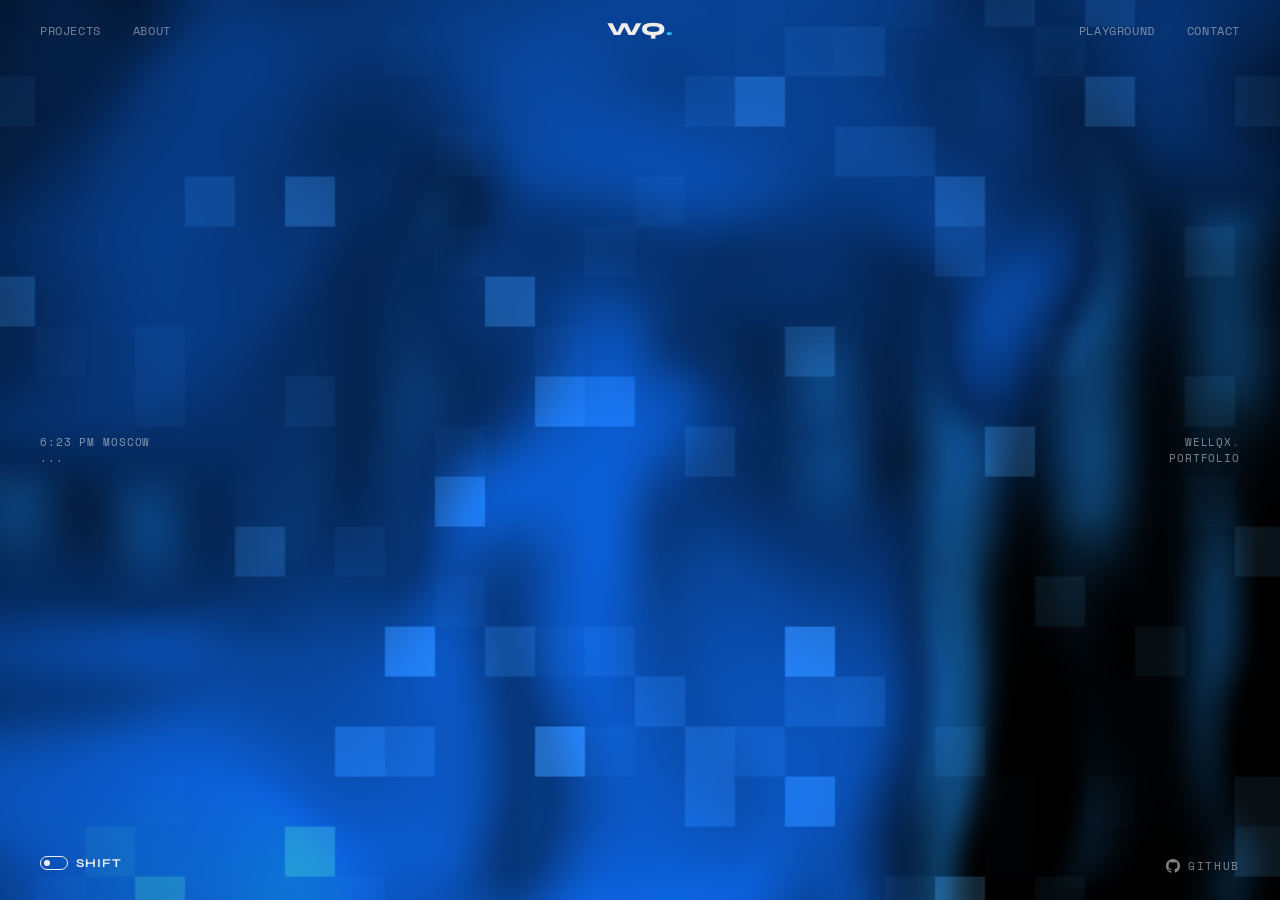
<file: index.html>
<!DOCTYPE html>
<html lang="en" data-theme="dark">
<head>
  <meta charset="UTF-8">
  <meta name="viewport" content="width=device-width, initial-scale=1">
  <title>wellqx — Creative Developer / Interactive Design</title>
  <meta name="description" content="wellqx — Creative Developer / Interactive Design. Minecraft mods, web apps and interactive experiments.">
  <meta property="og:title" content="wellqx">
  <meta property="og:description" content="wellqx — Creative Developer / Interactive Design">
  <meta property="og:type" content="website">
  <link rel="icon" type="image/svg+xml" href="/assets/img/favicon.svg">
  <link rel="preconnect" href="https://fonts.googleapis.com">
  <link rel="preconnect" href="https://fonts.gstatic.com" crossorigin>
  <link href="https://fonts.googleapis.com/css2?family=Syne:wght@400;600;700;800&family=Space+Mono:ital,wght@0,400;0,700;1,400&family=Anton&display=swap" rel="stylesheet">
  <link rel="stylesheet" href="/assets/css/style.css">
</head>
<body data-page="top">
  <div id="webgl" aria-hidden="true"></div>
  <div id="lights" aria-hidden="true"></div>

  <header class="l-header">
    <div class="l-header__inner">
      <nav class="l-header__nav l-header__nav--left" aria-label="Primary">
        <div class="item">
          <a href="/projects/" class="item__link">PROJECTS</a>
        </div>
        <div class="item">
          <a href="/about/" class="item__link">ABOUT</a>
        </div>
      </nav>

      <div class="l-header__logo">
        <a class="logo" href="/" aria-label="Home">
          <span class="logo__mark">wq<span class="dot">.</span></span>
        </a>
      </div>

      <nav class="l-header__nav l-header__nav--right" aria-label="Secondary">
        <div class="item">
          <a href="/playground/" class="item__link">PLAYGROUND</a>
        </div>
        <div class="item has-dropdown">
          <button class="item__link contact" type="button" aria-expanded="false" aria-label="Contact">CONTACT</button>
          <div class="innerLink">
            <div class="innerlink__item">
              <a href="https://github.com/wellqx" target="_blank" rel="noopener">GITHUB</a>
            </div>
          </div>
        </div>
      </nav>

      <div class="l-header__menu-sp">
        <div class="item has-dropdown">
          <button class="item__link menu" type="button" aria-expanded="false" aria-label="Menu">MENU</button>
          <div class="innerLink innerLink--menu">
            <div class="innerlink__item"><a href="/projects/">PROJECTS</a></div>
            <div class="innerlink__item"><a href="/about/">ABOUT</a></div>
            <div class="innerlink__item"><a href="/playground/">PLAYGROUND</a></div>
          </div>
        </div>
      </div>
    </div>
  </header>

  <div class="c-tempo">
    <p class="c-tempo__text">
      <span id="js-tempo-time" data-city="MOSCOW">—</span><br>
      <span>...</span>
    </p>
  </div>

  <div class="c-heading">
    <p class="c-heading__text">
      <span class="c-heading__line">wellqx<span class="cam">.</span></span>
      <span class="c-heading__line">portfolio</span>
    </p>
  </div>

  <div id="nyan-loader" aria-hidden="true">MEOW MEOW</div>
  <div id="intro-counter" class="is-empty" aria-hidden="true">
    <span id="intro-counter__num">000</span>
  </div>
  <div id="reaction-hud" aria-hidden="true">
    <p id="reaction-prompt">LIGHTS OUT, PRESS SHIFT!</p>
    <p id="reaction-result">
      <span id="reaction-time"></span>
      <span id="reaction-label"></span>
    </p>
  </div>

  <main class="l-main">
    <div class="l-main__inner">
      <div class="c-title">
        <div class="c-title__inner">
          <h1 class="c-title__name" id="js-hero-name">wellqx<span class="accent">.</span></h1>
          <p class="c-title__sub" id="js-hero-sub">Creative Developer / Interactive Design</p>
        </div>
      </div>
    </div>
  </main>

  <footer class="l-footer">
    <div class="l-inner">
      <div class="switcher" role="group" aria-label="Lights out" data-lights-idle id="js-lights-btn">
        <button class="switcher__toggle" type="button" aria-label="Toggle lights">
          <span class="switcher__thumb" aria-hidden="true"></span>
        </button>
        <span class="switcher__label">SHIFT</span>
      </div>
      <div class="sns">
        <div class="sns__item">
          <a href="https://github.com/wellqx" target="_blank" rel="noopener">
            <svg viewBox="0 0 16 16" aria-hidden="true" focusable="false">
              <path d="M8 0C3.58 0 0 3.58 0 8c0 3.54 2.29 6.53 5.47 7.59.4.07.55-.17.55-.38 0-.19-.01-.82-.01-1.49-2.01.37-2.53-.49-2.69-.94-.09-.23-.48-.94-.82-1.13-.28-.15-.68-.52-.01-.53.63-.01 1.08.58 1.23.82.72 1.21 1.87.87 2.33.66.07-.52.28-.87.51-1.07-1.78-.2-3.64-.89-3.64-3.95 0-.87.31-1.59.82-2.15-.08-.2-.36-1.02.08-2.12 0 0 .67-.21 2.2.82.64-.18 1.32-.27 2-.27.68 0 1.36.09 2 .27 1.53-1.04 2.2-.82 2.2-.82.44 1.1.16 1.92.08 2.12.51.56.82 1.27.82 2.15 0 3.07-1.87 3.75-3.65 3.95.29.25.54.73.54 1.48 0 1.07-.01 1.93-.01 2.2 0 .21.15.46.55.38A8.01 8.01 0 0 0 16 8c0-4.42-3.58-8-8-8z"/>
            </svg>
            <span>github</span>
          </a>
        </div>
      </div>
    </div>
  </footer>

  <script src="/assets/js/main.js"></script>
  <script src="/assets/js/webgl.js"></script>
  <script src="/assets/js/reaction.js"></script>
  <script src="/assets/js/intro.js"></script>
</body>
</html>
</file>
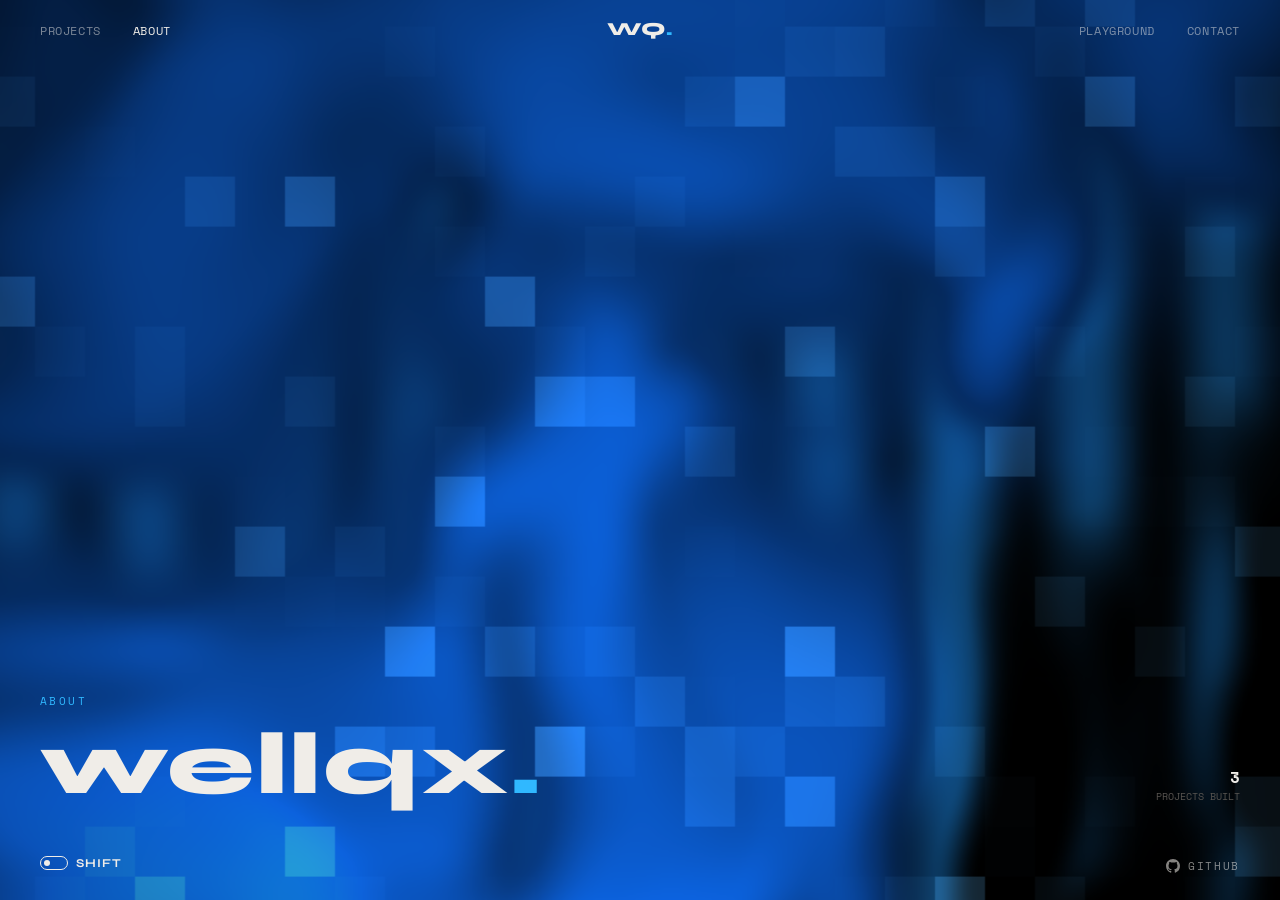
<file: about/index.html>
<!DOCTYPE html>
<html lang="en" data-theme="dark">
<head>
  <meta charset="UTF-8">
  <meta name="viewport" content="width=device-width, initial-scale=1">
  <title>About — wellqx</title>
  <meta name="description" content="About wellqx — developer, vibe coder, maker of Minecraft mods and web apps.">
  <link rel="icon" type="image/svg+xml" href="/assets/img/favicon.svg">
  <link rel="preconnect" href="https://fonts.googleapis.com">
  <link rel="preconnect" href="https://fonts.gstatic.com" crossorigin>
  <link href="https://fonts.googleapis.com/css2?family=Syne:wght@400;600;700;800&family=Space+Mono:ital,wght@0,400;0,700;1,400&family=Anton&display=swap" rel="stylesheet">
  <link rel="stylesheet" href="/assets/css/style.css">
</head>
<body data-page="other">
  <div id="webgl" aria-hidden="true"></div>
  <div id="lights" aria-hidden="true"></div>

  <header class="l-header">
    <div class="l-header__inner">
      <nav class="l-header__nav l-header__nav--left" aria-label="Primary">
        <div class="item"><a href="/projects/" class="item__link">PROJECTS</a></div>
        <div class="item"><a href="/about/" class="item__link is-current">ABOUT</a></div>
      </nav>
      <div class="l-header__logo">
        <a class="logo" href="/" aria-label="Home"><span class="logo__mark">wq<span class="dot">.</span></span></a>
      </div>
      <nav class="l-header__nav l-header__nav--right" aria-label="Secondary">
        <div class="item"><a href="/playground/" class="item__link">PLAYGROUND</a></div>
        <div class="item has-dropdown">
          <button class="item__link contact" type="button" aria-expanded="false" aria-label="Contact">CONTACT</button>
          <div class="innerLink">
            <div class="innerlink__item"><a href="https://github.com/wellqx" target="_blank" rel="noopener">GITHUB</a></div>
          </div>
        </div>
      </nav>
      <div class="l-header__menu-sp">
        <div class="item has-dropdown">
          <button class="item__link menu" type="button" aria-expanded="false" aria-label="Menu">MENU</button>
          <div class="innerLink innerLink--menu">
            <div class="innerlink__item"><a href="/projects/">PROJECTS</a></div>
            <div class="innerlink__item"><a href="/about/">ABOUT</a></div>
            <div class="innerlink__item"><a href="/playground/">PLAYGROUND</a></div>
          </div>
        </div>
      </div>
    </div>
  </header>

  <main class="l-main">
    <div class="l-main__inner">

      <div class="l-about">

        <div class="hero">
          <div class="hero__content">
            <div>
              <p class="hero__tag reveal-live">About</p>
              <h1 class="hero__name-inner reveal-live">wellqx<span class="accent">.</span></h1>
            </div>
            <div class="hero__right">
              <p class="hero__years-num reveal-live">3</p>
              <p class="hero__years-label reveal-live">projects built</p>
            </div>
          </div>
        </div>

        <section class="contentSection contentSection--first">
          <div class="aboutGrid">
            <p class="aboutGrid__en reveal">CODE &amp;<br><strong>VIBE</strong></p>
            <p class="aboutGrid__jp">
              I'm a software developer who takes a rough idea and ships it as a polished product, end to end — from Minecraft mods and web apps to a cash register that boots in a browser tab. I like sharp, purpose-built tools that quietly do their job.<br><br>
              Right now I'm focused on three things — a <a href="/projects/wellnet/">Minecraft mod</a> that keeps heavy modpacks smooth, a <a href="/projects/travel/">hotel booking platform</a>, and a <a href="/projects/pizza-crm/">pizzeria POS</a>. I also enjoy pushing interactive experiments on the <a href="/playground/">playground</a>.<br><br>
              Open to freelance and collaborations. Everything I make is on <a href="https://github.com/wellqx" target="_blank" rel="noopener">GitHub</a>.
            </p>
          </div>
        </section>

        <section class="contentSection contentSection--second">
          <p class="sectionLabel reveal">Projects — 2026</p>

          <div class="currentGrid">
            <a class="currentItem reveal" href="/projects/wellnet/">
              <span class="currentItem__num">01</span>
              <h2 class="currentItem__title">mcm wellnet</h2>
              <span class="currentItem__sub">client-side minecraft mod · keeps heavy modpacks smooth</span>
              <span class="currentItem__arrow">→</span>
            </a>
            <a class="currentItem reveal reveal-delay-1" href="/projects/travel/">
              <span class="currentItem__num">02</span>
              <h2 class="currentItem__title">travel</h2>
              <span class="currentItem__sub">hotel search &amp; booking · php + tailwind</span>
              <span class="currentItem__arrow">→</span>
            </a>
            <a class="currentItem currentItem--accent reveal reveal-delay-2" href="/projects/pizza-crm/">
              <span class="currentItem__num">03</span>
              <h2 class="currentItem__title">pizza crm</h2>
              <span class="currentItem__sub">pizzeria pos · runs in the browser via wasm</span>
              <span class="currentItem__arrow">→</span>
            </a>
            <div class="currentItem reveal reveal-delay-2">
              <span class="currentItem__num">—</span>
              <h2 class="currentItem__title">Let's build the next one</h2>
              <span class="currentItem__sub">open to freelance &amp; collaboration</span>
              <span class="currentItem__arrow">✦</span>
            </div>
          </div>
        </section>

        <div class="about-footer">
          <div class="about-footer__meta reveal">
            <span class="about-footer__meta-label">wellqx</span>
            <span class="about-footer__meta-info">
              <span>available</span>
              <span class="about-footer__avail">● open for work</span>
            </span>
          </div>

          <div class="about-footer__marquee-wrap">
            <div class="about-footer__marquee" aria-hidden="true">
              <div class="about-footer__marquee-track js-marquee-track">
                <span>wellqx<span class="marquee-at">.</span></span>
                <span class="marquee-star">
                  <svg viewBox="0 0 24 24" class="about-footer__star"><path fill="currentColor" d="M12 0l2.6 7.6L22 9.3l-6.1 4.9L17.8 22 12 17.7 6.2 22l1.9-7.8L2 9.3l7.4-1.7z"/></svg>
                </span>
                <span>available for work</span>
                <span class="marquee-star">
                  <svg viewBox="0 0 24 24" class="about-footer__star"><path fill="currentColor" d="M12 0l2.6 7.6L22 9.3l-6.1 4.9L17.8 22 12 17.7 6.2 22l1.9-7.8L2 9.3l7.4-1.7z"/></svg>
                </span>
                <span>vibe coder<span class="marquee-at">.</span></span>
                <span class="marquee-star">
                  <svg viewBox="0 0 24 24" class="about-footer__star"><path fill="currentColor" d="M12 0l2.6 7.6L22 9.3l-6.1 4.9L17.8 22 12 17.7 6.2 22l1.9-7.8L2 9.3l7.4-1.7z"/></svg>
                </span>
              </div>
            </div>
          </div>

          <div class="about-footer__actions">
            <a class="about-footer__github" href="https://github.com/wellqx" target="_blank" rel="noopener">
              <svg viewBox="0 0 16 16" aria-hidden="true" focusable="false">
                <path d="M8 0C3.58 0 0 3.58 0 8c0 3.54 2.29 6.53 5.47 7.59.4.07.55-.17.55-.38 0-.19-.01-.82-.01-1.49-2.01.37-2.53-.49-2.69-.94-.09-.23-.48-.94-.82-1.13-.28-.15-.68-.52-.01-.53.63-.01 1.08.58 1.23.82.72 1.21 1.87.87 2.33.66.07-.52.28-.87.51-1.07-1.78-.2-3.64-.89-3.64-3.95 0-.87.31-1.59.82-2.15-.08-.2-.36-1.02.08-2.12 0 0 .67-.21 2.2.82.64-.18 1.32-.27 2-.27.68 0 1.36.09 2 .27 1.53-1.04 2.2-.82 2.2-.82.44 1.1.16 1.92.08 2.12.51.56.82 1.27.82 2.15 0 3.07-1.87 3.75-3.65 3.95.29.25.54.73.54 1.48 0 1.07-.01 1.93-.01 2.2 0 .21.15.46.55.38A8.01 8.01 0 0 0 16 8c0-4.42-3.58-8-8-8z"/>
              </svg>
              github/wellqx
            </a>
            <p class="about-footer__copyright">
              made by <span class="light">wellqx</span><br>© 2026
            </p>
          </div>
        </div>

      </div>
    </div>
  </main>

  <footer class="l-footer">
    <div class="l-inner">
      <div class="switcher" role="group" aria-label="Lights out" data-lights-idle id="js-lights-btn">
        <button class="switcher__toggle" type="button" aria-label="Toggle lights"><span class="switcher__thumb" aria-hidden="true"></span></button>
        <span class="switcher__label">SHIFT</span>
      </div>
      <div class="sns">
        <div class="sns__item">
          <a href="https://github.com/wellqx" target="_blank" rel="noopener">
            <svg viewBox="0 0 16 16" aria-hidden="true" focusable="false">
              <path d="M8 0C3.58 0 0 3.58 0 8c0 3.54 2.29 6.53 5.47 7.59.4.07.55-.17.55-.38 0-.19-.01-.82-.01-1.49-2.01.37-2.53-.49-2.69-.94-.09-.23-.48-.94-.82-1.13-.28-.15-.68-.52-.01-.53.63-.01 1.08.58 1.23.82.72 1.21 1.87.87 2.33.66.07-.52.28-.87.51-1.07-1.78-.2-3.64-.89-3.64-3.95 0-.87.31-1.59.82-2.15-.08-.2-.36-1.02.08-2.12 0 0 .67-.21 2.2.82.64-.18 1.32-.27 2-.27.68 0 1.36.09 2 .27 1.53-1.04 2.2-.82 2.2-.82.44 1.1.16 1.92.08 2.12.51.56.82 1.27.82 2.15 0 3.07-1.87 3.75-3.65 3.95.29.25.54.73.54 1.48 0 1.07-.01 1.93-.01 2.2 0 .21.15.46.55.38A8.01 8.01 0 0 0 16 8c0-4.42-3.58-8-8-8z"/>
            </svg>
            <span>github</span>
          </a>
        </div>
      </div>
    </div>
  </footer>

  <script src="/assets/js/main.js"></script>
  <script src="/assets/js/webgl.js"></script>
</body>
</html>
</file>
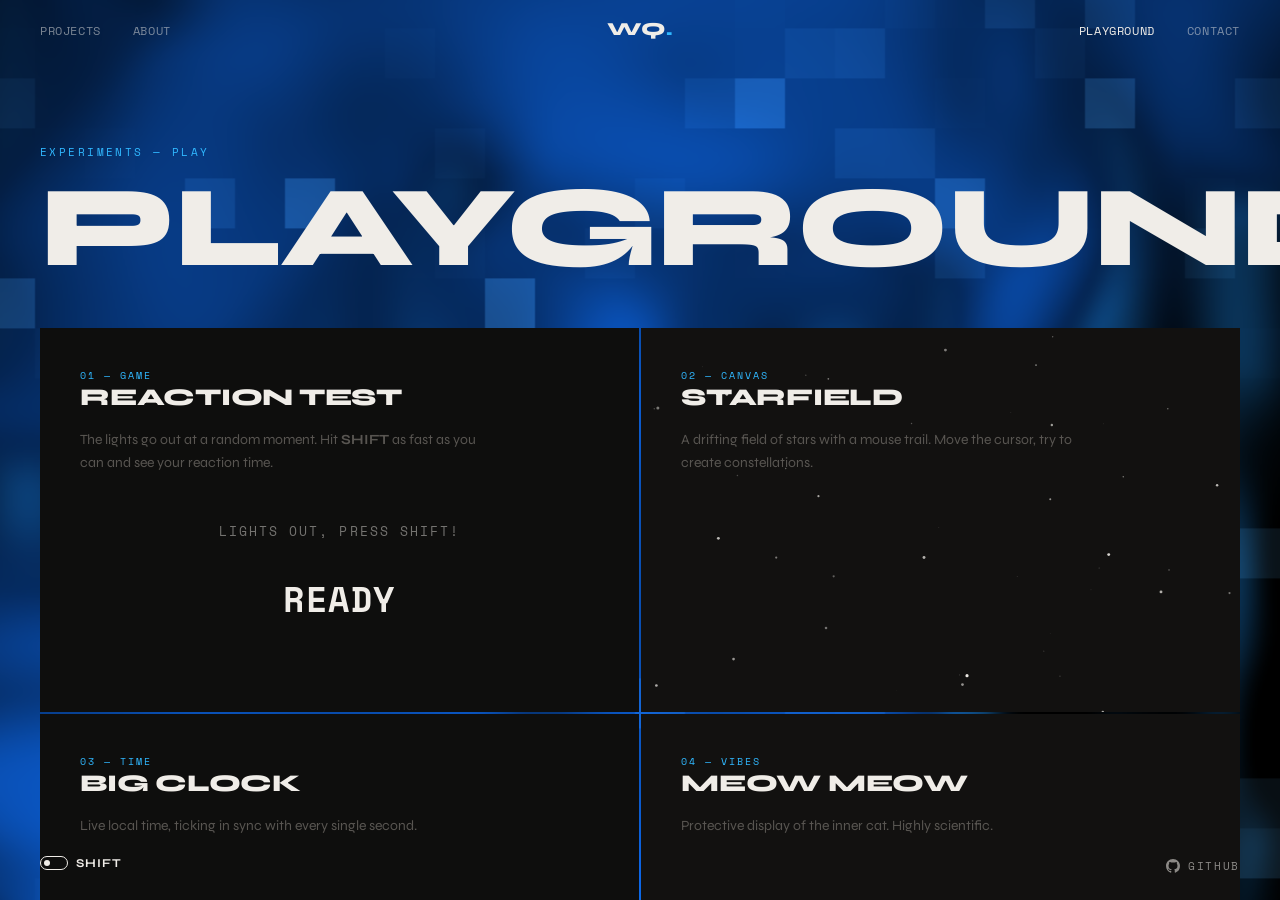
<file: playground/index.html>
<!DOCTYPE html>
<html lang="en" data-theme="dark">
<head>
  <meta charset="UTF-8">
  <meta name="viewport" content="width=device-width, initial-scale=1">
  <title>Playground — wellqx</title>
  <meta name="description" content="Playground — interactive experiments by wellqx.">
  <link rel="icon" type="image/svg+xml" href="/assets/img/favicon.svg">
  <link rel="preconnect" href="https://fonts.googleapis.com">
  <link rel="preconnect" href="https://fonts.gstatic.com" crossorigin>
  <link href="https://fonts.googleapis.com/css2?family=Syne:wght@400;600;700;800&family=Space+Mono:ital,wght@0,400;0,700;1,400&family=Anton&display=swap" rel="stylesheet">
  <link rel="stylesheet" href="/assets/css/style.css">
</head>
<body data-page="playground">
  <div id="webgl" aria-hidden="true"></div>
  <div id="lights" aria-hidden="true"></div>

  <header class="l-header">
    <div class="l-header__inner">
      <nav class="l-header__nav l-header__nav--left" aria-label="Primary">
        <div class="item"><a href="/projects/" class="item__link">PROJECTS</a></div>
        <div class="item"><a href="/about/" class="item__link">ABOUT</a></div>
      </nav>
      <div class="l-header__logo">
        <a class="logo" href="/" aria-label="Home"><span class="logo__mark">wq<span class="dot">.</span></span></a>
      </div>
      <nav class="l-header__nav l-header__nav--right" aria-label="Secondary">
        <div class="item"><a href="/playground/" class="item__link is-current">PLAYGROUND</a></div>
        <div class="item has-dropdown">
          <button class="item__link contact" type="button" aria-expanded="false" aria-label="Contact">CONTACT</button>
          <div class="innerLink">
            <div class="innerlink__item"><a href="https://github.com/wellqx" target="_blank" rel="noopener">GITHUB</a></div>
          </div>
        </div>
      </nav>
      <div class="l-header__menu-sp">
        <div class="item has-dropdown">
          <button class="item__link menu" type="button" aria-expanded="false" aria-label="Menu">MENU</button>
          <div class="innerLink innerLink--menu">
            <div class="innerlink__item"><a href="/projects/">PROJECTS</a></div>
            <div class="innerlink__item"><a href="/about/">ABOUT</a></div>
            <div class="innerlink__item"><a href="/playground/">PLAYGROUND</a></div>
          </div>
        </div>
      </div>
    </div>
  </header>

  <div id="reaction-hud" aria-hidden="true">
    <p id="reaction-prompt">LIGHTS OUT, PRESS SHIFT!</p>
    <p id="reaction-result">
      <span id="reaction-time"></span>
      <span id="reaction-label"></span>
    </p>
  </div>

  <main class="l-main">
    <div class="l-main__inner">
      <div class="l-wrapper l-wrapper--page">

        <section class="pg">
          <p class="pg__label">Experiments — play</p>
          <h1 class="pg__title">Playground</h1>

          <div class="pg__grid">

            <div class="pg__card reveal">
              <div>
                <p class="pg__card-index">01 — Game</p>
                <h2 class="pg__card-title">Reaction test</h2>
                <p class="pg__card-text">The lights go out at a random moment. Hit <b>SHIFT</b> as fast as you can and see your reaction time.</p>
              </div>
              <div class="rg" id="rg-react">
                <div class="rg__ui">
                  <p class="rg__prompt">LIGHTS OUT, PRESS SHIFT!</p>
                  <p class="rg__status" id="js-rg-status">READY</p>
                </div>
              </div>
            </div>

            <div class="pg__card reveal reveal-delay-1">
              <div>
                <p class="pg__card-index">02 — Canvas</p>
                <h2 class="pg__card-title">Starfield</h2>
                <p class="pg__card-text">A drifting field of stars with a mouse trail. Move the cursor, try to create constellations.</p>
              </div>
              <canvas id="js-starfield" class="starfield" aria-hidden="true"></canvas>
            </div>

            <div class="pg__card reveal reveal-delay-2">
              <div>
                <p class="pg__card-index">03 — Time</p>
                <h2 class="pg__card-title">Big clock</h2>
                <p class="pg__card-text">Live local time, ticking in sync with every single second.</p>
              </div>
              <div class="rg">
                <div class="rg__ui">
                  <p class="rg__status" id="js-big-clock">--:--:--</p>
                  <p class="rg__prompt" id="js-big-clock-zone">LOCAL TIME</p>
                </div>
              </div>
            </div>

            <div class="pg__card reveal reveal-delay-3">
              <div>
                <p class="pg__card-index">04 — Vibes</p>
                <h2 class="pg__card-title">Meow meow</h2>
                <p class="pg__card-text">Protective display of the inner cat. Highly scientific.</p>
              </div>
              <div class="rg">
                <div class="rg__ui">
                  <p class="rg__status" id="js-meow" style="text-transform:none">MEOW MEOW</p>
                  <p class="rg__prompt" style="margin-top:.75rem">SHIFT TO CONTEMPLATE</p>
                </div>
              </div>
            </div>

          </div>
        </section>

      </div>
    </div>
  </main>

  <footer class="l-footer">
    <div class="l-inner">
      <div class="switcher" role="group" aria-label="Lights out" data-lights-idle id="js-lights-btn">
        <button class="switcher__toggle" type="button" aria-label="Toggle lights"><span class="switcher__thumb" aria-hidden="true"></span></button>
        <span class="switcher__label">SHIFT</span>
      </div>
      <div class="sns">
        <div class="sns__item">
          <a href="https://github.com/wellqx" target="_blank" rel="noopener">
            <svg viewBox="0 0 16 16" aria-hidden="true" focusable="false">
              <path d="M8 0C3.58 0 0 3.58 0 8c0 3.54 2.29 6.53 5.47 7.59.4.07.55-.17.55-.38 0-.19-.01-.82-.01-1.49-2.01.37-2.53-.49-2.69-.94-.09-.23-.48-.94-.82-1.13-.28-.15-.68-.52-.01-.53.63-.01 1.08.58 1.23.82.72 1.21 1.87.87 2.33.66.07-.52.28-.87.51-1.07-1.78-.2-3.64-.89-3.64-3.95 0-.87.31-1.59.82-2.15-.08-.2-.36-1.02.08-2.12 0 0 .67-.21 2.2.82.64-.18 1.32-.27 2-.27.68 0 1.36.09 2 .27 1.53-1.04 2.2-.82 2.2-.82.44 1.1.16 1.92.08 2.12.51.56.82 1.27.82 2.15 0 3.07-1.87 3.75-3.65 3.95.29.25.54.73.54 1.48 0 1.07-.01 1.93-.01 2.2 0 .21.15.46.55.38A8.01 8.01 0 0 0 16 8c0-4.42-3.58-8-8-8z"/>
            </svg>
            <span>github</span>
          </a>
        </div>
      </div>
    </div>
  </footer>

  <script>
    (function () {
      /* big clock */
      var clock = document.getElementById('js-big-clock');
      if (clock) {
        function tick() {
          var d = new Date();
          clock.textContent = [d.getHours(), d.getMinutes(), d.getSeconds()].map(function (n) { return ('0' + n).slice(-2); }).join(':');
        }
        tick();
        setInterval(tick, 1000);
      }
      /* meow blink */
      var meow = document.getElementById('js-meow');
      setInterval(function () {
        if (meow && document.body.classList.contains('lights-off')) meow.style.opacity = '0';
        else if (meow) meow.style.opacity = Math.random() > .35 ? '1' : '0';
      }, 480);

      /* starfield */
      var cv = document.getElementById('js-starfield');
      if (cv) {
        var ctx = cv.getContext('2d');
        var W = 0, H = 0, stars = [], DPR = Math.min(window.devicePixelRatio || 1, 2);
        var mx = 0.5, my = 0.5;
        function resize() {
          W = cv.clientWidth * DPR; H = cv.clientHeight * DPR;
          cv.width = W; cv.height = H;
          stars = [];
          var n = Math.floor(W * H / 5200);
          for (var i = 0; i < n; i++) {
            stars.push({
              x: Math.random() * W, y: Math.random() * H,
              z: 0.2 + Math.random() * 0.8,
              tw: Math.random() * Math.PI * 2
            });
          }
        }
        resize();
        window.addEventListener('resize', resize);
        cv.parentNode.addEventListener('pointermove', function (e) {
          mx = e.clientX / cv.clientWidth;   my = e.clientY / cv.clientHeight;
        });
        (function loop() {
          ctx.clearRect(0, 0, W, H);
          var t = Date.now() / 1000;
          for (var i = 0; i < stars.length; i++) {
            var s = stars[i];
            var px = s.x + (mx - 0.5) * 60 * s.z;
            var py = s.y + (my - 0.5) * 60 * s.z;
            var bright = 0.35 + 0.65 * Math.abs(Math.sin(t * 1.5 + s.tw));
            ctx.beginPath();
            ctx.arc(px, py, s.z * 1.6, 0, Math.PI * 2);
            ctx.fillStyle = 'rgba(240,237,232,' + (bright * s.z).toFixed(3) + ')';
            ctx.fill();
          }
          requestAnimationFrame(loop);
        })();
      }
    })();
  </script>

  <script src="/assets/js/main.js"></script>
  <script src="/assets/js/webgl.js"></script>
  <script src="/assets/js/reaction.js"></script>
</body>
</html>
</file>
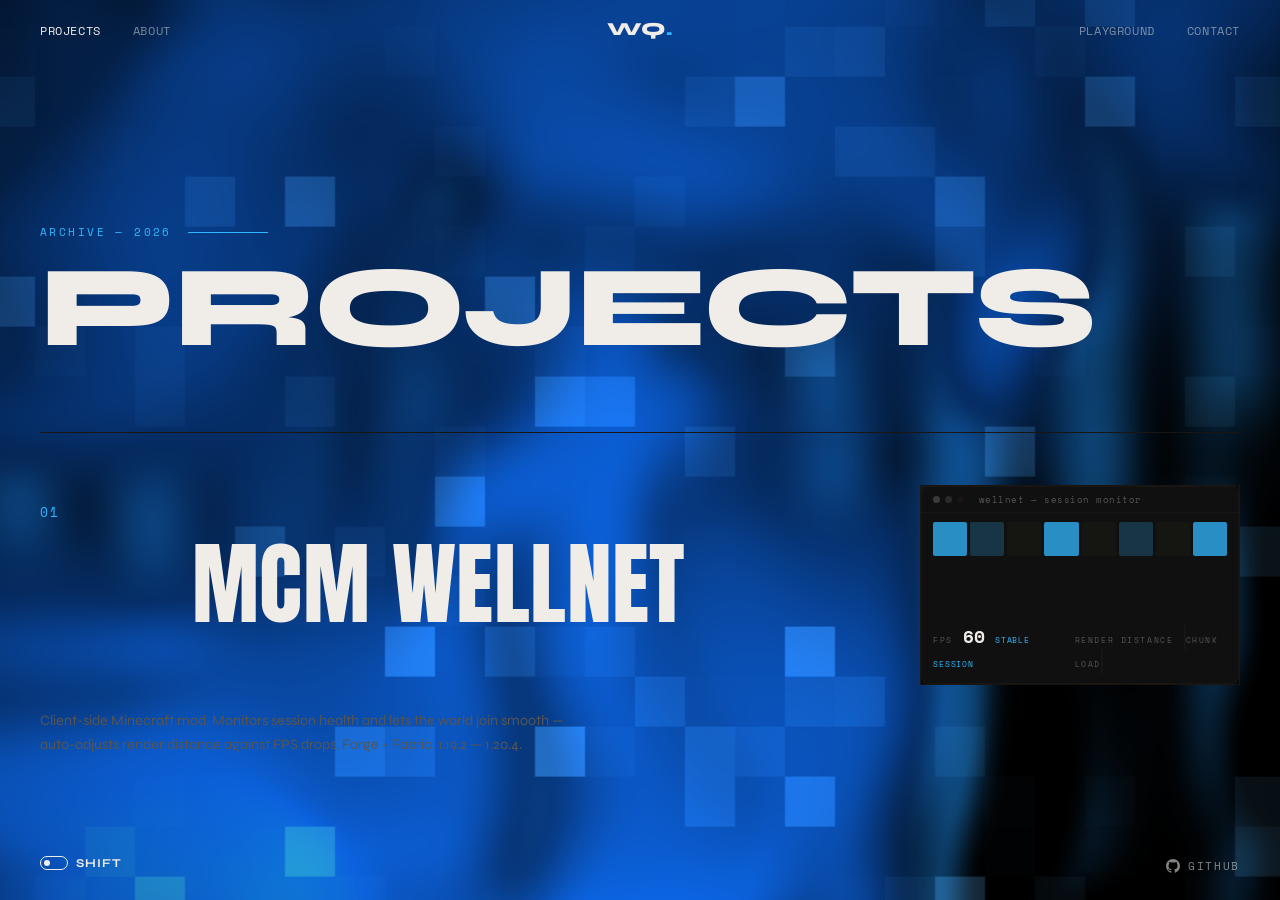
<file: projects/index.html>
<!DOCTYPE html>
<html lang="en" data-theme="dark">
<head>
  <meta charset="UTF-8">
  <meta name="viewport" content="width=device-width, initial-scale=1">
  <title>Projects — wellqx</title>
  <meta name="description" content="Projects by wellqx: mcm wellnet, travel, pizza crm.">
  <link rel="icon" type="image/svg+xml" href="/assets/img/favicon.svg">
  <link rel="preconnect" href="https://fonts.googleapis.com">
  <link rel="preconnect" href="https://fonts.gstatic.com" crossorigin>
  <link href="https://fonts.googleapis.com/css2?family=Syne:wght@400;600;700;800&family=Space+Mono:ital,wght@0,400;0,700;1,400&family=Anton&display=swap" rel="stylesheet">
  <link rel="stylesheet" href="/assets/css/style.css">
</head>
<body data-page="other">
  <div id="webgl" aria-hidden="true"></div>
  <div id="lights" aria-hidden="true"></div>

  <header class="l-header">
    <div class="l-header__inner">
      <nav class="l-header__nav l-header__nav--left" aria-label="Primary">
        <div class="item">
          <a href="/projects/" class="item__link is-current">PROJECTS</a>
        </div>
        <div class="item">
          <a href="/about/" class="item__link">ABOUT</a>
        </div>
      </nav>

      <div class="l-header__logo">
        <a class="logo" href="/" aria-label="Home">
          <span class="logo__mark">wq<span class="dot">.</span></span>
        </a>
      </div>

      <nav class="l-header__nav l-header__nav--right" aria-label="Secondary">
        <div class="item">
          <a href="/playground/" class="item__link">PLAYGROUND</a>
        </div>
        <div class="item has-dropdown">
          <button class="item__link contact" type="button" aria-expanded="false" aria-label="Contact">CONTACT</button>
          <div class="innerLink">
            <div class="innerlink__item">
              <a href="https://github.com/wellqx" target="_blank" rel="noopener">GITHUB</a>
            </div>
          </div>
        </div>
      </nav>

      <div class="l-header__menu-sp">
        <div class="item has-dropdown">
          <button class="item__link menu" type="button" aria-expanded="false" aria-label="Menu">MENU</button>
          <div class="innerLink innerLink--menu">
            <div class="innerlink__item"><a href="/projects/">PROJECTS</a></div>
            <div class="innerlink__item"><a href="/about/">ABOUT</a></div>
            <div class="innerlink__item"><a href="/playground/">PLAYGROUND</a></div>
          </div>
        </div>
      </div>
    </div>
  </header>

  <main class="l-main">
    <div class="l-main__inner">
      <div class="l-wrapper l-wrapper--page">

        <section class="p-list">
          <div class="p-list__head reveal">
            <p class="p-list__label">Archive — 2026</p>
            <h1 class="p-list__title">Projects</h1>
          </div>

          <a class="p-list__item reveal" href="/projects/wellnet/">
            <span class="p-list__num">01</span>
            <span class="p-list__name">mcm wellnet</span>
            <span class="p-list__thumb">
              <span class="cover">
                <span class="cover__scale">
                <span class="mock">
                  <span class="mock__bar">
                    <span class="mb"></span><span class="mb"></span><span class="mb"></span>
                    <span class="url">wellnet — session monitor</span>
                  </span>
                  <span class="mock__body">
                    <span class="px-grid">
                      <span class="on"></span><span class="on dim"></span><span></span><span class="on"></span><span></span><span class="on dim"></span><span></span><span class="on"></span>
                    </span>
                    <span class="fake-hud">
                      <span class="m-hud__stat">
                        <span class="m-hud__label">FPS</span>
                        <span class="m-hud__value">60</span>
                        <span class="m-hud__delta">STABLE SESSION</span>
                      </span>
                      <span>
                        <span class="m-hud__label">RENDER DISTANCE</span>
                        <span class="m-bar"><span class="fill"></span></span>
                        <span class="m-hud__label">CHUNK LOAD</span>
                        <span class="m-bar"><span class="fill" style="width:34%"></span></span>
                      </span>
                    </span>
                  </span>
                </span>
                </span>
              </span>
            </span>
            <span class="p-list__desc">Client-side Minecraft mod. Monitors session health and lets the world join smooth — auto-adjusts render distance against FPS drops. Forge + Fabric, 1.19.2 — 1.20.4.</span>
          </a>

          <a class="p-list__item reveal" href="/projects/travel/">
            <span class="p-list__num">02</span>
            <span class="p-list__name">travel</span>
            <span class="p-list__thumb">
              <span class="cover">
                <span class="cover__scale">
                <span class="mock">
                  <span class="mock__bar">
                    <span class="mb"></span><span class="mb"></span><span class="mb"></span>
                    <span class="url">travel — hotel search</span>
                  </span>
                  <span class="mock__body">
                    <span class="m-input"><span class="bk">Find a stay ·</span> Moscow, May 12</span>
                    <span class="m-btn">Search hotels</span>
                    <span class="m-row" style="grid-template-columns:1fr 1fr;margin-top:.5rem">
                      <span class="m-card">
                        <span class="m-card__top">
                          <span class="m-card__name">Metropol</span>
                          <span class="m-card__badge">Classic</span>
                        </span>
                        <span class="m-card__meta">Moscow · 2 nights</span>
                        <span style="display:flex;align-items:center;justify-content:space-between">
                          <span class="m-stars">★★★★☆</span>
                          <span class="m-price"><span class="amt">$128</span><span class="cur">/night</span></span>
                        </span>
                      </span>
                      <span class="m-card">
                        <span class="m-card__top">
                          <span class="m-card__name">Sea Breeze</span>
                          <span class="m-card__badge">Beach</span>
                        </span>
                        <span class="m-card__meta">Sochi · 2 nights</span>
                        <span style="display:flex;align-items:center;justify-content:space-between">
                          <span class="m-stars">★★★★★</span>
                          <span class="m-price"><span class="amt">$214</span><span class="cur">/night</span></span>
                        </span>
                      </span>
                    </span>
                  </span>
                </span>
                </span>
              </span>
            </span>
            <span class="p-list__desc">Hotel search &amp; booking web app. 30+ verified stays across beaches, mountains and cities — search, compare, favorites, bookings. PHP 8, SQLite + JSON, Tailwind.</span>
          </a>

          <a class="p-list__item reveal" href="/projects/pizza-crm/">
            <span class="p-list__num">03</span>
            <span class="p-list__name">pizza crm</span>
            <span class="p-list__thumb">
              <span class="cover">
                <span class="cover__scale">
                <span class="mock">
                  <span class="mock__bar">
                    <span class="mb"></span><span class="mb"></span><span class="mb"></span>
                    <span class="url">forno — point of sale</span>
                  </span>
                  <span class="mock__body">
                    <span class="pos">
                      <span class="pos__ticket">
                        <span class="pos__line"><span><span class="q">×2</span>Margherita</span><span>$22.00</span></span>
                        <span class="pos__line"><span><span class="q">×1</span>Cola</span><span>$3.00</span></span>
                        <span class="pos__line"><span><span class="q">×1</span>Tiramisu</span><span>$5.50</span></span>
                        <span class="pos__line total"><span>ORDER #042</span><span>$30.50</span></span>
                      </span>
                      <span>
                        <span class="m-hud__label">REVENUE · TODAY</span>
                        <span class="m-hud__value">$1,284</span>
                        <span class="m-chart">
                          <span class="bar" style="height:38%"></span>
                          <span class="bar" style="height:55%"></span>
                          <span class="bar" style="height:42%"></span>
                          <span class="bar" style="height:70%"></span>
                          <span class="bar" style="height:52%"></span>
                          <span class="bar" style="height:88%"></span>
                          <span class="bar" style="height:64%"></span>
                        </span>
                      </span>
                    </span>
                  </span>
                </span>
                </span>
              </span>
            </span>
            <span class="p-list__desc">Online POS &amp; store management for a pizzeria — orders, cash register, stock, reports and a public storefront. PHP 8 + SQLite, runs entirely in the browser via WASM.</span>
          </a>
        </section>

      </div>
    </div>
  </main>

  <footer class="l-footer">
    <div class="l-inner">
      <div class="switcher" role="group" aria-label="Lights out" data-lights-idle id="js-lights-btn">
        <button class="switcher__toggle" type="button" aria-label="Toggle lights">
          <span class="switcher__thumb" aria-hidden="true"></span>
        </button>
        <span class="switcher__label">SHIFT</span>
      </div>
      <div class="sns">
        <div class="sns__item">
          <a href="https://github.com/wellqx" target="_blank" rel="noopener">
            <svg viewBox="0 0 16 16" aria-hidden="true" focusable="false">
              <path d="M8 0C3.58 0 0 3.58 0 8c0 3.54 2.29 6.53 5.47 7.59.4.07.55-.17.55-.38 0-.19-.01-.82-.01-1.49-2.01.37-2.53-.49-2.69-.94-.09-.23-.48-.94-.82-1.13-.28-.15-.68-.52-.01-.53.63-.01 1.08.58 1.23.82.72 1.21 1.87.87 2.33.66.07-.52.28-.87.51-1.07-1.78-.2-3.64-.89-3.64-3.95 0-.87.31-1.59.82-2.15-.08-.2-.36-1.02.08-2.12 0 0 .67-.21 2.2.82.64-.18 1.32-.27 2-.27.68 0 1.36.09 2 .27 1.53-1.04 2.2-.82 2.2-.82.44 1.1.16 1.92.08 2.12.51.56.82 1.27.82 2.15 0 3.07-1.87 3.75-3.65 3.95.29.25.54.73.54 1.48 0 1.07-.01 1.93-.01 2.2 0 .21.15.46.55.38A8.01 8.01 0 0 0 16 8c0-4.42-3.58-8-8-8z"/>
            </svg>
            <span>github</span>
          </a>
        </div>
      </div>
    </div>
  </footer>

  <script src="/assets/js/main.js"></script>
  <script src="/assets/js/webgl.js"></script>
  <script src="/assets/js/reaction.js"></script>
</body>
</html>
</file>
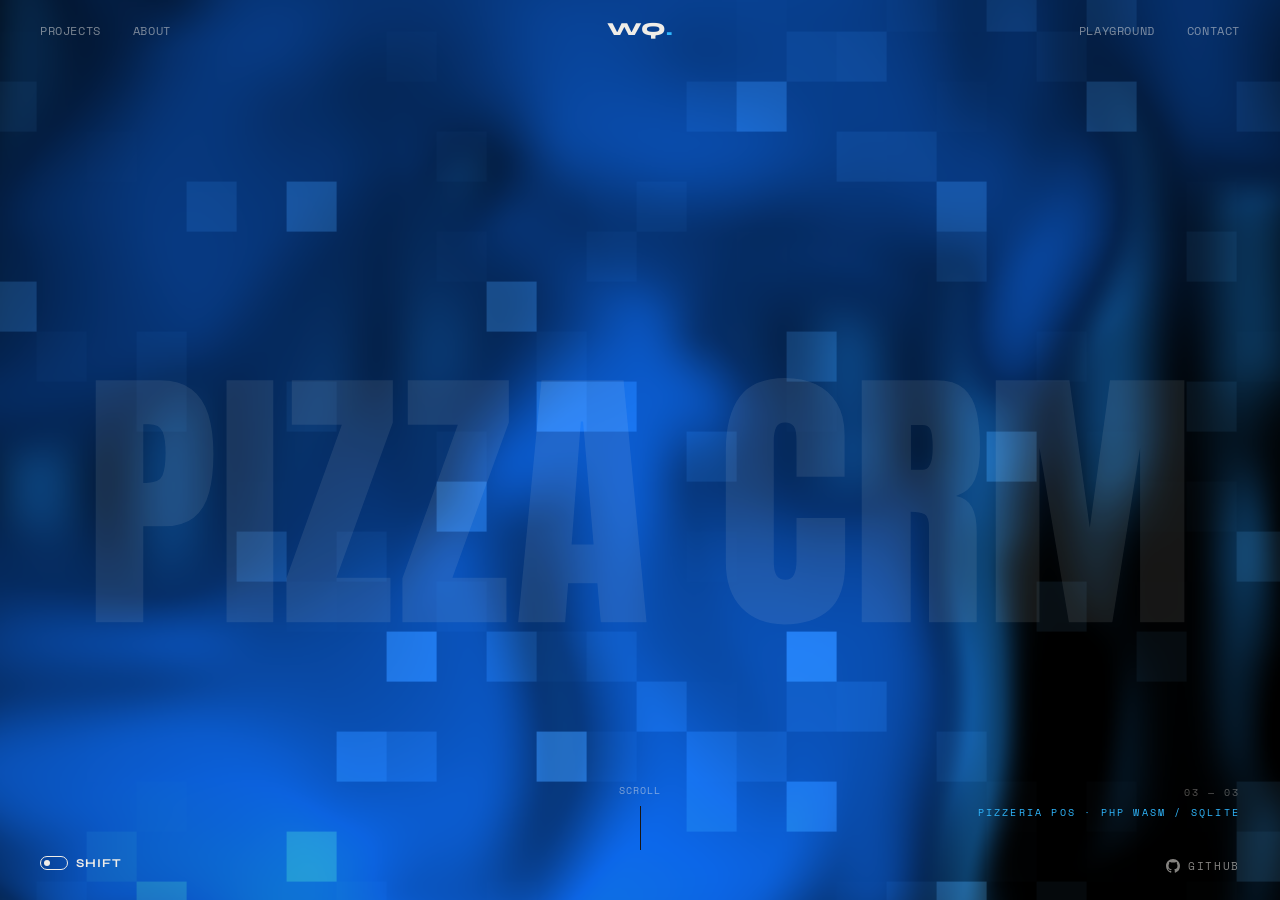
<file: projects/pizza-crm/index.html>
<!DOCTYPE html>
<html lang="en" data-theme="dark">
<head>
  <meta charset="UTF-8">
  <meta name="viewport" content="width=device-width, initial-scale=1">
  <title>pizza crm — wellqx</title>
  <meta name="description" content="pizza crm — online POS &amp; store management for a pizzeria, running in the browser via WASM.">
  <link rel="icon" type="image/svg+xml" href="/assets/img/favicon.svg">
  <link rel="preconnect" href="https://fonts.googleapis.com">
  <link rel="preconnect" href="https://fonts.gstatic.com" crossorigin>
  <link href="https://fonts.googleapis.com/css2?family=Syne:wght@400;600;700;800&family=Space+Mono:ital,wght@0,400;0,700;1,400&family=Anton&display=swap" rel="stylesheet">
  <link rel="stylesheet" href="/assets/css/style.css">
</head>
<body data-page="other">
  <div id="webgl" aria-hidden="true"></div>
  <div id="lights" aria-hidden="true"></div>

  <header class="l-header">
    <div class="l-header__inner">
      <nav class="l-header__nav l-header__nav--left" aria-label="Primary">
        <div class="item"><a href="/projects/" class="item__link">PROJECTS</a></div>
        <div class="item"><a href="/about/" class="item__link">ABOUT</a></div>
      </nav>
      <div class="l-header__logo">
        <a class="logo" href="/" aria-label="Home"><span class="logo__mark">wq<span class="dot">.</span></span></a>
      </div>
      <nav class="l-header__nav l-header__nav--right" aria-label="Secondary">
        <div class="item"><a href="/playground/" class="item__link">PLAYGROUND</a></div>
        <div class="item has-dropdown">
          <button class="item__link contact" type="button" aria-expanded="false" aria-label="Contact">CONTACT</button>
          <div class="innerLink">
            <div class="innerlink__item"><a href="https://github.com/wellqx" target="_blank" rel="noopener">GITHUB</a></div>
          </div>
        </div>
      </nav>
      <div class="l-header__menu-sp">
        <div class="item has-dropdown">
          <button class="item__link menu" type="button" aria-expanded="false" aria-label="Menu">MENU</button>
          <div class="innerLink innerLink--menu">
            <div class="innerlink__item"><a href="/projects/">PROJECTS</a></div>
            <div class="innerlink__item"><a href="/about/">ABOUT</a></div>
            <div class="innerlink__item"><a href="/playground/">PLAYGROUND</a></div>
          </div>
        </div>
      </div>
    </div>
  </header>

  <main class="l-main">
    <div class="l-main__inner">

      <div class="l-project">
        <div class="p-title" aria-hidden="true">pizza crm</div>

        <div class="titleMeta">
          <div class="titleMeta__bottom">
            <span class="titleMeta__year">03 — 03</span>
          </div>
          <div class="titleMeta__role">pizzeria pos · php wasm / sqlite</div>
        </div>

        <div class="scroller" aria-hidden="true">
          <span class="scroller__label">Scroll</span>
          <span class="scroller__inner"><span class="bar"></span></span>
        </div>

        <div class="titleWrap"></div>

        <div class="flex">
          <div class="flex__left">
            <p class="flex__overview reveal">Overview</p>
            <h1 class="flex__name reveal">PIZZA&nbsp;CRM</h1>
          </div>
          <div class="detail">
            <div class="detail__item" style="--reveal-delay:60">
              <span class="detail__label">Overview</span>
              <span class="detail__val">A full online <strong>point-of-sale and store management</strong> for a pizzeria — orders, cash register, stock, reports and a public storefront. The whole app runs straight in the browser: PHP 8 + SQLite compiled to WebAssembly, no server needed.</span>
            </div>
            <div class="detail__item" style="--reveal-delay:160">
              <span class="detail__label">Stack</span>
              <span class="detail__val">PHP 8 · SQLite · PHP-WASM · no frameworks</span>
            </div>
            <div class="detail__item" style="--reveal-delay:260">
              <span class="detail__label">Platform</span>
              <span class="detail__val">Web — runs in the browser, demo hosted on GitHub Pages</span>
            </div>
            <div class="detail__item" style="--reveal-delay:360">
              <span class="detail__label">Modules</span>
              <span class="detail__val">POS · Orders · Stock · Reports · Storefront</span>
            </div>
            <div class="detail__launch">
              <span class="detail__label">Links</span>
              <a href="https://golivehub.github.io/forno-pizza-crm/" target="_blank" rel="noopener">
                <span>LIVE DEMO →</span>
              </a>
              <a href="https://github.com/GoLiveHub/forno-pizza-crm" target="_blank" rel="noopener" style="margin-top:.75rem">
                <span>GITHUB →</span>
              </a>
            </div>
          </div>
        </div>

        <section class="section">
          <p class="sectionLabel">About</p>
          <p class="lead reveal">
            A cash register that boots inside a browser tab — <span class="hl">50 MB of PHP + SQLite compiled to WASM</span>, hosted on static pages with a service worker.
          </p>

          <div class="featureRows">
            <div class="featureRow" style="--delay:50">
              <span class="featureRow__num">01</span>
              <div>
                <p class="featureRow__title">Point of sale</p>
                <p class="featureRow__text">Take orders and payment from a single screen — tickets, totals and change handled live.</p>
              </div>
              <span class="featureRow__tag">POS</span>
            </div>
            <div class="featureRow" style="--delay:130">
              <span class="featureRow__num">02</span>
              <div>
                <p class="featureRow__title">Stock control</p>
                <p class="featureRow__text">Track ingredients and keep shelves full before the flour runs out at 8 pm on a Friday.</p>
              </div>
              <span class="featureRow__tag">Stock</span>
            </div>
            <div class="featureRow" style="--delay:210">
              <span class="featureRow__num">03</span>
              <div>
                <p class="featureRow__title">Reports</p>
                <p class="featureRow__text">Daily revenue, order history and simple analytics to see which pizzas actually sell.</p>
              </div>
              <span class="featureRow__tag">Reports</span>
            </div>
            <div class="featureRow" style="--delay:290">
              <span class="featureRow__num">04</span>
              <div>
                <p class="featureRow__title">Storefront + demo mode</p>
                <p class="featureRow__text">A public menu and storefront with a demo mode built for fully static hosting.</p>
              </div>
              <span class="featureRow__tag">Demo</span>
            </div>
            <div class="featureRow" style="--delay:370">
              <span class="featureRow__num">05</span>
              <div>
                <p class="featureRow__title">WASM runtime</p>
                <p class="featureRow__text">Backed by a PHP 8.4 + SQLite WASM runtime — no containers, no backend, one static deploy.</p>
              </div>
              <span class="featureRow__tag">Runtime</span>
            </div>
          </div>
        </section>

        <section class="section">
          <p class="sectionLabel">Interface</p>
          <div class="mockWrap">
            <div class="mock reveal">
              <div class="mock__bar">
                <span class="mb"></span><span class="mb"></span><span class="mb"></span>
                <span class="url">forno-crm — POS</span>
              </div>
              <div class="mock__body">
                <div class="pos">
                  <div class="pos__ticket">
                    <div class="pos__line"><span><span class="q">×2</span>Margherita</span><span>$22.00</span></div>
                    <div class="pos__line"><span><span class="q">×1</span>Pepperoni</span><span>$14.50</span></div>
                    <div class="pos__line"><span><span class="q">×1</span>Cola</span><span>$3.00</span></div>
                    <div class="pos__line"><span><span class="q">×1</span>Tiramisu</span><span>$5.50</span></div>
                    <div class="pos__line total"><span>ORDER #042</span><span>$45.00</span></div>
                  </div>
                  <div>
                    <span class="m-hud__label">REVENUE · TODAY</span>
                    <span class="m-hud__value">$1,284</span>
                    <span class="m-chart">
                      <span class="bar" style="height:38%"></span>
                      <span class="bar" style="height:55%"></span>
                      <span class="bar" style="height:42%"></span>
                      <span class="bar" style="height:70%"></span>
                      <span class="bar" style="height:52%"></span>
                      <span class="bar" style="height:88%"></span>
                      <span class="bar" style="height:64%"></span>
                    </span>
                  </div>
                </div>
              </div>
            </div>
          </div>
        </section>

        <div class="nextWrap">
          <div class="nextWrap__topbar">
            <div class="nextWrap__topbar-label"><span class="dash"></span><span>Next project</span></div>
            <div class="nextWrap__topbar-index"><span class="cur">01</span><span class="sep">/</span><span>03</span></div>
          </div>
          <a class="nextWrap__inner" href="/projects/wellnet/">
            <div class="nextWrap__row">
              <div class="nextWrap__circle">
                <svg viewBox="0 0 100 100"><circle cx="50" cy="50" r="48.1"></circle><circle class="is-progress" cx="50" cy="50" r="48.1"></circle></svg>
                <div class="nextWrap__counter"><span class="num" data-dur="1">000</span><span class="unit">NEXT</span></div>
              </div>
              <div class="nextWrap__textwrap">
                <p class="nextWrap__text">Next project</p>
                <span class="nextWrap__project">wellnet</span>
              </div>
            </div>
          </a>
        </div>

      </div>
    </div>
  </main>

  <footer class="l-footer">
    <div class="l-inner">
      <div class="switcher" role="group" aria-label="Lights out" data-lights-idle id="js-lights-btn">
        <button class="switcher__toggle" type="button" aria-label="Toggle lights"><span class="switcher__thumb" aria-hidden="true"></span></button>
        <span class="switcher__label">SHIFT</span>
      </div>
      <div class="sns">
        <div class="sns__item">
          <a href="https://github.com/wellqx" target="_blank" rel="noopener">
            <svg viewBox="0 0 16 16" aria-hidden="true" focusable="false">
              <path d="M8 0C3.58 0 0 3.58 0 8c0 3.54 2.29 6.53 5.47 7.59.4.07.55-.17.55-.38 0-.19-.01-.82-.01-1.49-2.01.37-2.53-.49-2.69-.94-.09-.23-.48-.94-.82-1.13-.28-.15-.68-.52-.01-.53.63-.01 1.08.58 1.23.82.72 1.21 1.87.87 2.33.66.07-.52.28-.87.51-1.07-1.78-.2-3.64-.89-3.64-3.95 0-.87.31-1.59.82-2.15-.08-.2-.36-1.02.08-2.12 0 0 .67-.21 2.2.82.64-.18 1.32-.27 2-.27.68 0 1.36.09 2 .27 1.53-1.04 2.2-.82 2.2-.82.44 1.1.16 1.92.08 2.12.51.56.82 1.27.82 2.15 0 3.07-1.87 3.75-3.65 3.95.29.25.54.73.54 1.48 0 1.07-.01 1.93-.01 2.2 0 .21.15.46.55.38A8.01 8.01 0 0 0 16 8c0-4.42-3.58-8-8-8z"/>
            </svg>
            <span>github</span>
          </a>
        </div>
      </div>
    </div>
  </footer>

  <script src="/assets/js/main.js"></script>
  <script src="/assets/js/webgl.js"></script>
</body>
</html>
</file>
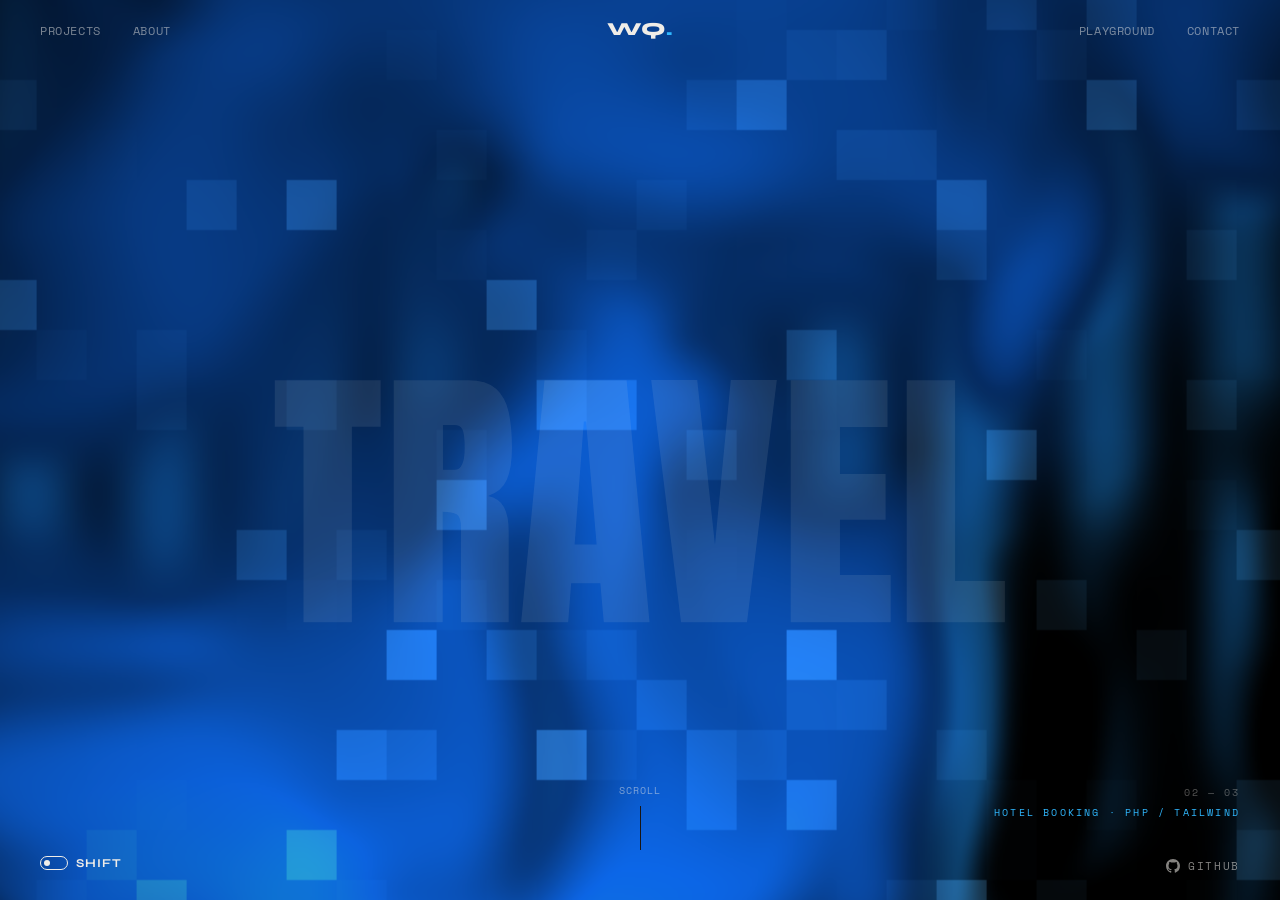
<file: projects/travel/index.html>
<!DOCTYPE html>
<html lang="en" data-theme="dark">
<head>
  <meta charset="UTF-8">
  <meta name="viewport" content="width=device-width, initial-scale=1">
  <title>travel — wellqx</title>
  <meta name="description" content="travel — hotel search &amp; booking web app.">
  <link rel="icon" type="image/svg+xml" href="/assets/img/favicon.svg">
  <link rel="preconnect" href="https://fonts.googleapis.com">
  <link rel="preconnect" href="https://fonts.gstatic.com" crossorigin>
  <link href="https://fonts.googleapis.com/css2?family=Syne:wght@400;600;700;800&family=Space+Mono:ital,wght@0,400;0,700;1,400&family=Anton&display=swap" rel="stylesheet">
  <link rel="stylesheet" href="/assets/css/style.css">
</head>
<body data-page="other">
  <div id="webgl" aria-hidden="true"></div>
  <div id="lights" aria-hidden="true"></div>

  <header class="l-header">
    <div class="l-header__inner">
      <nav class="l-header__nav l-header__nav--left" aria-label="Primary">
        <div class="item"><a href="/projects/" class="item__link">PROJECTS</a></div>
        <div class="item"><a href="/about/" class="item__link">ABOUT</a></div>
      </nav>
      <div class="l-header__logo">
        <a class="logo" href="/" aria-label="Home"><span class="logo__mark">wq<span class="dot">.</span></span></a>
      </div>
      <nav class="l-header__nav l-header__nav--right" aria-label="Secondary">
        <div class="item"><a href="/playground/" class="item__link">PLAYGROUND</a></div>
        <div class="item has-dropdown">
          <button class="item__link contact" type="button" aria-expanded="false" aria-label="Contact">CONTACT</button>
          <div class="innerLink">
            <div class="innerlink__item"><a href="https://github.com/wellqx" target="_blank" rel="noopener">GITHUB</a></div>
          </div>
        </div>
      </nav>
      <div class="l-header__menu-sp">
        <div class="item has-dropdown">
          <button class="item__link menu" type="button" aria-expanded="false" aria-label="Menu">MENU</button>
          <div class="innerLink innerLink--menu">
            <div class="innerlink__item"><a href="/projects/">PROJECTS</a></div>
            <div class="innerlink__item"><a href="/about/">ABOUT</a></div>
            <div class="innerlink__item"><a href="/playground/">PLAYGROUND</a></div>
          </div>
        </div>
      </div>
    </div>
  </header>

  <main class="l-main">
    <div class="l-main__inner">

      <div class="l-project">
        <div class="p-title" aria-hidden="true">travel</div>

        <div class="titleMeta">
          <div class="titleMeta__bottom">
            <span class="titleMeta__year">02 — 03</span>
          </div>
          <div class="titleMeta__role">hotel booking · php / tailwind</div>
        </div>

        <div class="scroller" aria-hidden="true">
          <span class="scroller__label">Scroll</span>
          <span class="scroller__inner"><span class="bar"></span></span>
        </div>

        <div class="titleWrap"></div>

        <div class="flex">
          <div class="flex__left">
            <p class="flex__overview reveal">Overview</p>
            <h1 class="flex__name reveal">TRAVEL</h1>
          </div>
          <div class="detail">
            <div class="detail__item" style="--reveal-delay:60">
              <span class="detail__label">Overview</span>
              <span class="detail__val">Hotel search &amp; booking platform — <strong>30+ verified stays</strong> across beaches, mountains and cities. Search by city, dates and guests, compare side by side, save favorites and confirm bookings in a few clicks.</span>
            </div>
            <div class="detail__item" style="--reveal-delay:160">
              <span class="detail__label">Stack</span>
              <span class="detail__val">PHP 8 · HTML/CSS/JS · Tailwind · SQLite + JSON · REST API</span>
            </div>
            <div class="detail__item" style="--reveal-delay:260">
              <span class="detail__label">Platform</span>
              <span class="detail__val">Web — local (OSPanel / Docker) · Render-ready</span>
            </div>
            <div class="detail__item" style="--reveal-delay:360">
              <span class="detail__label">Pages</span>
              <span class="detail__val">Search · Hotel · Compare · Favorites · Bookings · Auth</span>
            </div>
            <div class="detail__launch">
              <span class="detail__label">Links</span>
              <a href="https://github.com/GoLiveHub/travel-chatbot" target="_blank" rel="noopener">
                <span>GITHUB →</span>
              </a>
            </div>
          </div>
        </div>

        <section class="section">
          <p class="sectionLabel">About</p>
          <p class="lead reveal">
            Travel helps you find the stay for the trip — <span class="hl">smart search</span>, comparison, favorites and a booking flow, all in a clean airy interface.
          </p>

          <div class="featureRows">
            <div class="featureRow" style="--delay:50">
              <span class="featureRow__num">01</span>
              <div>
                <p class="featureRow__title">Smart search</p>
                <p class="featureRow__text">Filter by city, dates and guests; jump straight into beach, mountain or city collections.</p>
              </div>
              <span class="featureRow__tag">Search</span>
            </div>
            <div class="featureRow" style="--delay:130">
              <span class="featureRow__num">02</span>
              <div>
                <p class="featureRow__title">Compare &amp; favorites</p>
                <p class="featureRow__text">Weigh stays side by side on a compare page and keep a personal favorites shortlist.</p>
              </div>
              <span class="featureRow__tag">Decide</span>
            </div>
            <div class="featureRow" style="--delay:210">
              <span class="featureRow__num">03</span>
              <div>
                <p class="featureRow__title">Booking flow</p>
                <p class="featureRow__text">Reservation confirmation, guest details and a bookings page to see what's coming up.</p>
              </div>
              <span class="featureRow__tag">Book</span>
            </div>
            <div class="featureRow" style="--delay:290">
              <span class="featureRow__num">04</span>
              <div>
                <p class="featureRow__title">Data-ready catalogue</p>
                <p class="featureRow__text">Hotels and cities live in typed JSON, wired through a small REST API — ready to swap into SQLite or any backend.</p>
              </div>
              <span class="featureRow__tag">Data</span>
            </div>
          </div>
        </section>

        <section class="section">
          <p class="sectionLabel">Interface</p>
          <div class="mockWrap">
            <div class="mock reveal">
              <div class="mock__bar">
                <span class="mb"></span><span class="mb"></span><span class="mb"></span>
                <span class="url">travel/index.php — home</span>
              </div>
              <div class="mock__body">
                <div class="m-input"><span class="bk">WHERE ARE WE GOING?</span></div>
                <div class="m-row">
                  <div class="m-input"><span class="bk">CHECK-IN</span> +14 days</div>
                  <div class="m-input"><span class="bk">CHECK-OUT</span> +16 days</div>
                  <div class="m-input"><span class="bk">GUESTS</span> 2</div>
                </div>
                <div class="m-btn">Find hotels</div>
                <div class="m-row" style="margin-top:1.25rem">
                  <div class="m-card">
                    <div class="m-card__top"><span class="m-card__name">Metropol</span><span class="m-card__badge">Classic</span></div>
                    <div class="m-card__meta">Moscow · city</div>
                    <div style="display:flex;justify-content:space-between;align-items:center">
                      <span class="m-stars">★★★★☆</span>
                      <span class="m-price"><span class="amt">$128</span><span class="cur">night</span></span>
                    </div>
                  </div>
                  <div class="m-card">
                    <div class="m-card__top"><span class="m-card__name">Sea Breeze</span><span class="m-card__badge">Beach</span></div>
                    <div class="m-card__meta">Sochi · beach</div>
                    <div style="display:flex;justify-content:space-between;align-items:center">
                      <span class="m-stars">★★★★★</span>
                      <span class="m-price"><span class="amt">$214</span><span class="cur">night</span></span>
                    </div>
                  </div>
                  <div class="m-card">
                    <div class="m-card__top"><span class="m-card__name">Alpine Lodge</span><span class="m-card__badge">Mountain</span></div>
                    <div class="m-card__meta">Dombay · mountain</div>
                    <div style="display:flex;justify-content:space-between;align-items:center">
                      <span class="m-stars">★★★★☆</span>
                      <span class="m-price"><span class="amt">$97</span><span class="cur">night</span></span>
                    </div>
                  </div>
                </div>
              </div>
            </div>
          </div>
        </section>

        <div class="nextWrap">
          <div class="nextWrap__topbar">
            <div class="nextWrap__topbar-label"><span class="dash"></span><span>Next project</span></div>
            <div class="nextWrap__topbar-index"><span class="cur">03</span><span class="sep">/</span><span>03</span></div>
          </div>
          <a class="nextWrap__inner" href="/projects/pizza-crm/">
            <div class="nextWrap__row">
              <div class="nextWrap__circle">
                <svg viewBox="0 0 100 100"><circle cx="50" cy="50" r="48.1"></circle><circle class="is-progress" cx="50" cy="50" r="48.1"></circle></svg>
                <div class="nextWrap__counter"><span class="num" data-dur="3">000</span><span class="unit">NEXT</span></div>
              </div>
              <div class="nextWrap__textwrap">
                <p class="nextWrap__text">Next project</p>
                <span class="nextWrap__project">pizza crm</span>
              </div>
            </div>
          </a>
        </div>

      </div>
    </div>
  </main>

  <footer class="l-footer">
    <div class="l-inner">
      <div class="switcher" role="group" aria-label="Lights out" data-lights-idle id="js-lights-btn">
        <button class="switcher__toggle" type="button" aria-label="Toggle lights"><span class="switcher__thumb" aria-hidden="true"></span></button>
        <span class="switcher__label">SHIFT</span>
      </div>
      <div class="sns">
        <div class="sns__item">
          <a href="https://github.com/wellqx" target="_blank" rel="noopener">
            <svg viewBox="0 0 16 16" aria-hidden="true" focusable="false">
              <path d="M8 0C3.58 0 0 3.58 0 8c0 3.54 2.29 6.53 5.47 7.59.4.07.55-.17.55-.38 0-.19-.01-.82-.01-1.49-2.01.37-2.53-.49-2.69-.94-.09-.23-.48-.94-.82-1.13-.28-.15-.68-.52-.01-.53.63-.01 1.08.58 1.23.82.72 1.21 1.87.87 2.33.66.07-.52.28-.87.51-1.07-1.78-.2-3.64-.89-3.64-3.95 0-.87.31-1.59.82-2.15-.08-.2-.36-1.02.08-2.12 0 0 .67-.21 2.2.82.64-.18 1.32-.27 2-.27.68 0 1.36.09 2 .27 1.53-1.04 2.2-.82 2.2-.82.44 1.1.16 1.92.08 2.12.51.56.82 1.27.82 2.15 0 3.07-1.87 3.75-3.65 3.95.29.25.54.73.54 1.48 0 1.07-.01 1.93-.01 2.2 0 .21.15.46.55.38A8.01 8.01 0 0 0 16 8c0-4.42-3.58-8-8-8z"/>
            </svg>
            <span>github</span>
          </a>
        </div>
      </div>
    </div>
  </footer>

  <script src="/assets/js/main.js"></script>
  <script src="/assets/js/webgl.js"></script>
</body>
</html>
</file>
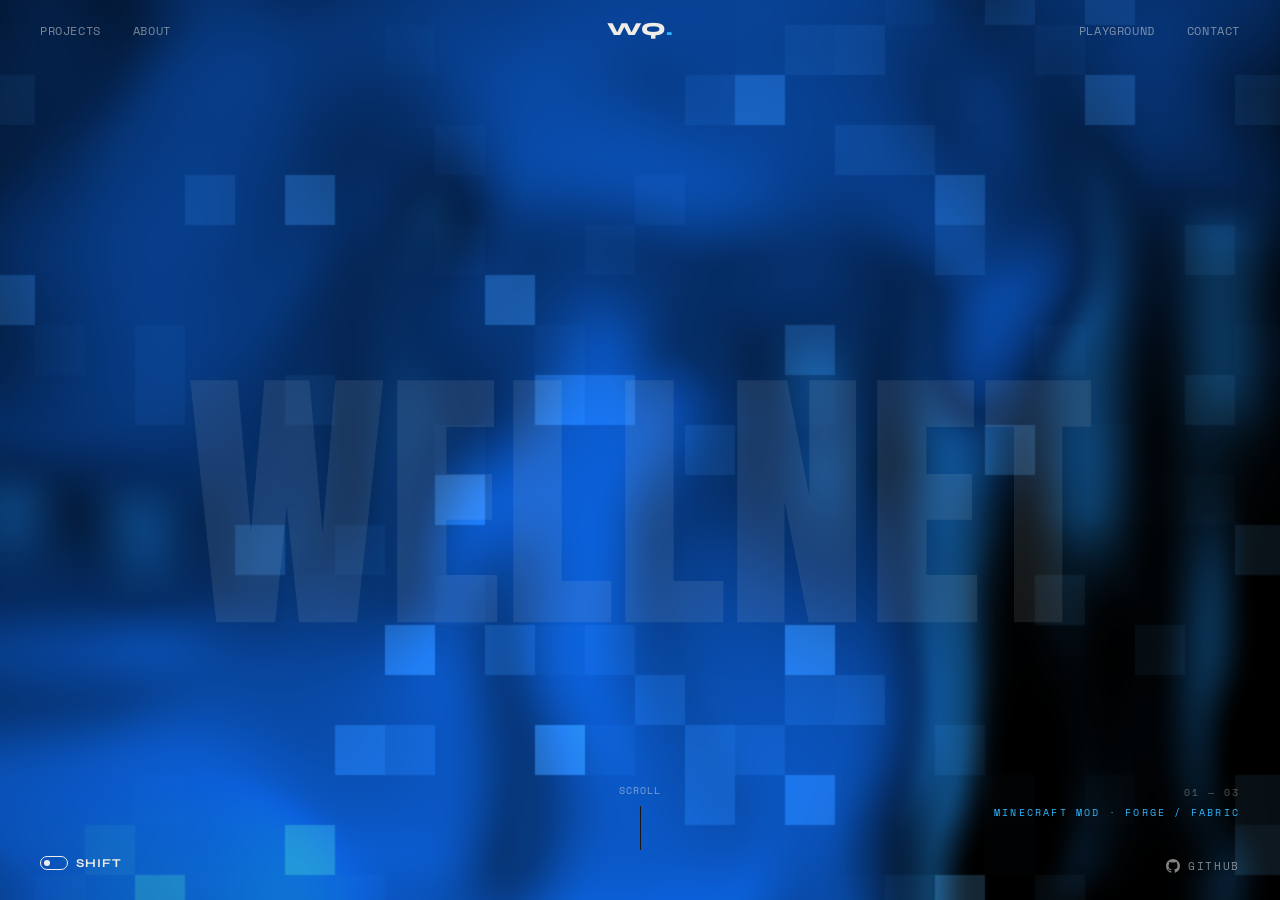
<file: projects/wellnet/index.html>
<!DOCTYPE html>
<html lang="en" data-theme="dark">
<head>
  <meta charset="UTF-8">
  <meta name="viewport" content="width=device-width, initial-scale=1">
  <title>mcm wellnet — wellqx</title>
  <meta name="description" content="mcm wellnet — a client-side Minecraft mod that keeps heavy modpacks smooth.">
  <link rel="icon" type="image/svg+xml" href="/assets/img/favicon.svg">
  <link rel="preconnect" href="https://fonts.googleapis.com">
  <link rel="preconnect" href="https://fonts.gstatic.com" crossorigin>
  <link href="https://fonts.googleapis.com/css2?family=Syne:wght@400;600;700;800&family=Space+Mono:ital,wght@0,400;0,700;1,400&family=Anton&display=swap" rel="stylesheet">
  <link rel="stylesheet" href="/assets/css/style.css">
</head>
<body data-page="other">
  <div id="webgl" aria-hidden="true"></div>
  <div id="lights" aria-hidden="true"></div>

  <header class="l-header">
    <div class="l-header__inner">
      <nav class="l-header__nav l-header__nav--left" aria-label="Primary">
        <div class="item"><a href="/projects/" class="item__link">PROJECTS</a></div>
        <div class="item"><a href="/about/" class="item__link">ABOUT</a></div>
      </nav>
      <div class="l-header__logo">
        <a class="logo" href="/" aria-label="Home"><span class="logo__mark">wq<span class="dot">.</span></span></a>
      </div>
      <nav class="l-header__nav l-header__nav--right" aria-label="Secondary">
        <div class="item"><a href="/playground/" class="item__link">PLAYGROUND</a></div>
        <div class="item has-dropdown">
          <button class="item__link contact" type="button" aria-expanded="false" aria-label="Contact">CONTACT</button>
          <div class="innerLink">
            <div class="innerlink__item"><a href="https://github.com/wellqx" target="_blank" rel="noopener">GITHUB</a></div>
          </div>
        </div>
      </nav>
      <div class="l-header__menu-sp">
        <div class="item has-dropdown">
          <button class="item__link menu" type="button" aria-expanded="false" aria-label="Menu">MENU</button>
          <div class="innerLink innerLink--menu">
            <div class="innerlink__item"><a href="/projects/">PROJECTS</a></div>
            <div class="innerlink__item"><a href="/about/">ABOUT</a></div>
            <div class="innerlink__item"><a href="/playground/">PLAYGROUND</a></div>
          </div>
        </div>
      </div>
    </div>
  </header>

  <main class="l-main">
    <div class="l-main__inner">

      <div class="l-project">
        <div class="p-title" aria-hidden="true">wellnet</div>

        <div class="titleMeta">
          <div class="titleMeta__bottom">
            <span class="titleMeta__year">01 — 03</span>
          </div>
          <div class="titleMeta__role">minecraft mod · forge / fabric</div>
        </div>

        <div class="scroller" aria-hidden="true">
          <span class="scroller__label">Scroll</span>
          <span class="scroller__inner"><span class="bar"></span></span>
        </div>

        <div class="titleWrap"></div>

        <div class="flex">
          <div class="flex__left">
            <p class="flex__overview reveal">Overview</p>
            <h1 class="flex__name reveal">MCM&nbsp;WELLNET</h1>
          </div>
          <div class="detail">
            <div class="detail__item" style="--reveal-delay:60">
              <span class="detail__label">Overview</span>
              <span class="detail__val">A lightweight <strong>client-side</strong> Minecraft mod that keeps your game smooth in heavy modpacks. It monitors session health and can automatically adjust settings like render distance to prevent sudden FPS drops and stuttering.</span>
            </div>
            <div class="detail__item" style="--reveal-delay:160">
              <span class="detail__label">Stack</span>
              <span class="detail__val">Java · Forge · Fabric</span>
            </div>
            <div class="detail__item" style="--reveal-delay:260">
              <span class="detail__label">Platform</span>
              <span class="detail__val">Minecraft 1.19.2 / 1.20.1 / 1.20.4</span>
            </div>
            <div class="detail__item" style="--reveal-delay:360">
              <span class="detail__label">Format</span>
              <span class="detail__val">Client-side only — usable on almost any server without installation on the server side.</span>
            </div>
            <div class="detail__launch">
              <span class="detail__label">Links</span>
              <a href="https://github.com/wellqx/WellNet" target="_blank" rel="noopener">
                <span>GITHUB →</span>
              </a>
              <a href="https://github.com/wellqx/WellNet/wiki" target="_blank" rel="noopener" style="margin-top:.75rem">
                <span>WIKI →</span>
              </a>
            </div>
          </div>
        </div>

        <section class="section">
          <p class="sectionLabel">About</p>
          <p class="lead reveal">
            Heavy modpacks stutter on chunk loads and frame spikes. <span class="hl">wellnet</span> watches the session in the background and reacts before you feel it — adjusting render distance, calming world joins and keeping local hosts stable.
          </p>

          <div class="featureRows">
            <div class="featureRow" style="--delay:50">
              <span class="featureRow__num">01</span>
              <div>
                <p class="featureRow__title">Session monitor</p>
                <p class="featureRow__text">Tracks session stability while you play and reacts to harsh chunk-load and frame-spike moments.</p>
              </div>
              <span class="featureRow__tag">Detection</span>
            </div>
            <div class="featureRow" style="--delay:130">
              <span class="featureRow__num">02</span>
              <div>
                <p class="featureRow__title">Auto render distance</p>
                <p class="featureRow__text">Gradually adjusts the render distance to prevent sudden FPS drops and stuttering during heavy moments.</p>
              </div>
              <span class="featureRow__tag">Adapt</span>
            </div>
            <div class="featureRow" style="--delay:210">
              <span class="featureRow__num">03</span>
              <div>
                <p class="featureRow__title">Calmer world joins</p>
                <p class="featureRow__text">Smooths the spike when entering a world or loading new regions, instead of freezing frames.</p>
              </div>
              <span class="featureRow__tag">Stability</span>
            </div>
            <div class="featureRow" style="--delay:290">
              <span class="featureRow__num">04</span>
              <div>
                <p class="featureRow__title">Quieter local hosting</p>
                <p class="featureRow__text">Keeps locally hosted worlds calmer under pressure when friends are running around at full speed.</p>
              </div>
              <span class="featureRow__tag">Hosting</span>
            </div>
          </div>
        </section>

        <section class="section">
          <p class="sectionLabel">Interface</p>
          <div class="mockWrap">
            <div class="mock reveal">
              <div class="mock__bar">
                <span class="mb"></span><span class="mb"></span><span class="mb"></span>
                <span class="url">minecraft 1.20.1 · F3</span>
              </div>
              <div class="mock__body">
                <div class="m-term">
                  <div class="line"><span class="p">wellnet</span> — session monitor v1.2.0 [active]</div>
                  <div class="line">render distance .... <span class="ok">12</span> chunks (auto)</div>
                  <div class="line">fps ................ <span class="ok">60</span> stable</div>
                  <div class="line">chunk load spike .. <span class="ok">handled</span></div>
                  <div class="line">memory ............ 1.8 GB / 3.0 GB</div>
                  <div class="line">status ............. <span class="ok">smooth</span><span class="cursor"></span></div>
                </div>
              </div>
            </div>
          </div>
        </section>

        <div class="nextWrap">
          <div class="nextWrap__topbar">
            <div class="nextWrap__topbar-label"><span class="dash"></span><span>Next project</span></div>
            <div class="nextWrap__topbar-index"><span class="cur">02</span><span class="sep">/</span><span>03</span></div>
          </div>
          <a class="nextWrap__inner" href="/projects/travel/">
            <div class="nextWrap__row">
              <div class="nextWrap__circle">
                <svg viewBox="0 0 100 100"><circle cx="50" cy="50" r="48.1"></circle><circle class="is-progress" cx="50" cy="50" r="48.1"></circle></svg>
                <div class="nextWrap__counter"><span class="num" data-dur="2">000</span><span class="unit">NEXT</span></div>
              </div>
              <div class="nextWrap__textwrap">
                <p class="nextWrap__text">Next project</p>
                <span class="nextWrap__project">travel</span>
              </div>
            </div>
          </a>
        </div>

      </div>
    </div>
  </main>

  <footer class="l-footer">
    <div class="l-inner">
      <div class="switcher" role="group" aria-label="Lights out" data-lights-idle id="js-lights-btn">
        <button class="switcher__toggle" type="button" aria-label="Toggle lights"><span class="switcher__thumb" aria-hidden="true"></span></button>
        <span class="switcher__label">SHIFT</span>
      </div>
      <div class="sns">
        <div class="sns__item">
          <a href="https://github.com/wellqx" target="_blank" rel="noopener">
            <svg viewBox="0 0 16 16" aria-hidden="true" focusable="false">
              <path d="M8 0C3.58 0 0 3.58 0 8c0 3.54 2.29 6.53 5.47 7.59.4.07.55-.17.55-.38 0-.19-.01-.82-.01-1.49-2.01.37-2.53-.49-2.69-.94-.09-.23-.48-.94-.82-1.13-.28-.15-.68-.52-.01-.53.63-.01 1.08.58 1.23.82.72 1.21 1.87.87 2.33.66.07-.52.28-.87.51-1.07-1.78-.2-3.64-.89-3.64-3.95 0-.87.31-1.59.82-2.15-.08-.2-.36-1.02.08-2.12 0 0 .67-.21 2.2.82.64-.18 1.32-.27 2-.27.68 0 1.36.09 2 .27 1.53-1.04 2.2-.82 2.2-.82.44 1.1.16 1.92.08 2.12.51.56.82 1.27.82 2.15 0 3.07-1.87 3.75-3.65 3.95.29.25.54.73.54 1.48 0 1.07-.01 1.93-.01 2.2 0 .21.15.46.55.38A8.01 8.01 0 0 0 16 8c0-4.42-3.58-8-8-8z"/>
            </svg>
            <span>github</span>
          </a>
        </div>
      </div>
    </div>
  </footer>

  <script src="/assets/js/main.js"></script>
  <script src="/assets/js/webgl.js"></script>
</body>
</html>
</file>
<file: assets/css/style.css>
/* ==========================================================================
   WELLQX — portfolio. Inspired by Yuta Abe's design system.
   black / white / blue. Syne + Space Mono + Anton (display).
   ========================================================================== */

* { box-sizing: border-box; }

:root {
  --col-white: #F0EDE8;
  --col-black: #080808;
  --col-blue: #30b8ff;
  --col-blue-deep: #0a7abf;
  --about-fg: #efebe4;
  --about-fg-dim: #585551;
  --about-accent2: #006aaa;
  --about-border: #191513;
  --grid: #1c1c1a;
  --font-syne: "Syne", sans-serif;
  --font-space-mono: "Space Mono", monospace;
  --font-display: "Anton", sans-serif;
  --ease-expo: cubic-bezier(.16, 1, .3, 1);
  --ease-snail: cubic-bezier(.77, 0, .175, 1);
}

html, body { height: 100%; }

html {
  -webkit-font-smoothing: antialiased;
  text-rendering: optimizeLegibility;
}

body {
  margin: 0;
  background: var(--col-black);
  color: var(--col-white);
  font-family: var(--font-syne);
  overflow-x: hidden;
}

body[data-locked] { overflow: hidden; }

html.lenis, html.lenis body { height: auto; }

::selection { background: var(--col-blue); color: var(--col-black); }

a { color: inherit; text-decoration: none; -webkit-backface-visibility: hidden; backface-visibility: hidden; }

img, svg, video, canvas { display: block; }

button { font-family: inherit; cursor: pointer; color: inherit; background: none; border: 0; padding: 0; }

h1, h2, h3, h4, p, ul, ol, figure, blockquote { margin: 0; padding: 0; }

ul, ol { list-style: none; }

.sr-only {
  position: absolute; left: -9999px; width: 1px; height: 1px;
  overflow: hidden; clip: rect(0 0 0 0); white-space: nowrap; border: 0;
}

/* ==========================================================================
   Page chrome / scroll
   ========================================================================== */

.l-main {
  height: 100%;
  overflow-y: auto;
  overflow-x: hidden;
  scrollbar-width: none;
  -ms-overflow-style: none;
}
.l-main::-webkit-scrollbar { display: none; width: 0; height: 0; }

body { background-color: var(--col-black); }

.sp-on { display: none; }
@media screen and (max-width: 980px) { .sp-on { display: block; } }

/* ==========================================================================
   WebGL background
   ========================================================================== */

#webgl {
  position: fixed;
  inset: 0;
  width: 100%;
  height: 100%;
  z-index: 0;
  pointer-events: none;
  transition: opacity .9s var(--ease-expo);
}
#webgl canvas { width: 100%; height: 100%; }
#webgl.is-fading { opacity: 0; }

/* fallback gradient when WebGL is unavailable */
body.no-webgl #webgl {
  background:
    radial-gradient(60% 45% at 30% 20%, rgba(48,184,255,.12), transparent 70%),
    radial-gradient(50% 40% at 75% 70%, rgba(48,184,255,.08), transparent 70%),
    var(--col-black);
}

/* ==========================================================================
   Fixed side elements (tempo + heading), home only
   ========================================================================== */

@keyframes blink { 0%, 100% { opacity: 1; } 50% { opacity: 0; } }

.c-tempo {
  position: fixed;
  left: 2.5rem;
  top: 50%;
  transform: translateY(-50%);
  opacity: .55;
  z-index: 20;
}
@media screen and (max-width: 980px) { .c-tempo { left: 1.25rem; top: 24%; } }
.c-tempo__text {
  font-family: var(--font-space-mono);
  font-size: .6875rem;
  letter-spacing: .08em;
  color: var(--col-white);
}
@media screen and (max-width: 980px) { .c-tempo__text { font-size: .5625rem; } }
.c-tempo__colon { animation: blink 1s step-start infinite; }

.c-heading {
  position: fixed;
  right: 2.5rem;
  top: 50%;
  transform: translateY(-50%);
  opacity: .55;
  z-index: 20;
}
@media screen and (max-width: 980px) { .c-heading { right: 1.25rem; top: 72%; } }
.c-heading__text {
  text-align: right;
  font-family: var(--font-space-mono);
  font-size: .6875rem;
  letter-spacing: .08em;
  color: var(--col-white);
  text-transform: uppercase;
}
@media screen and (max-width: 980px) { .c-heading__text { font-size: .5625rem; } }
.c-heading__line { display: block; }
.c-heading .cam { color: var(--col-blue); }

/* ==========================================================================
   Reveal
   ========================================================================== */

.reveal {
  opacity: 0;
  transform: translateY(22px);
  transition: opacity .72s var(--ease-expo), transform .72s var(--ease-expo);
}
.reveal.visible { opacity: 1; transform: none; }
.reveal-delay-1 { transition-delay: .1s; }
.reveal-delay-2 { transition-delay: .22s; }
.reveal-delay-3 { transition-delay: .34s; }

.reveal-item {
  opacity: 0;
  transform: translateY(18px);
  transition: opacity .6s var(--ease-expo), transform .6s var(--ease-expo);
  transition-delay: calc(var(--delay, 0) * 1ms);
}
.reveal-item.visible { opacity: 1; transform: none; }

/* ==========================================================================
   Header
   ========================================================================== */

.l-header {
  display: flex;
  align-items: center;
  position: fixed;
  top: 0; left: 0;
  width: 100%;
  padding: 1.25rem 2.5rem;
  z-index: 1000;
}
@media screen and (max-width: 980px) { .l-header { padding: 1.25rem; } }

.l-header__inner {
  display: flex;
  align-items: center;
  justify-content: space-between;
  width: 100%;
}

.l-header__nav {
  display: flex;
  align-items: center;
  gap: 2rem;
  flex: 1;
  transition: opacity .35s var(--ease-expo), transform .35s var(--ease-expo);
}
.l-header__nav--left { justify-content: flex-start; }
.l-header__nav--right { justify-content: flex-end; }
@media screen and (max-width: 980px) { .l-header__nav:not(.l-header__nav--menu) { display: none; } }
.l-header.is-nav-hidden .l-header__nav { opacity: 0; pointer-events: none; transform: translateY(-6px); }

.l-header__menu-sp { display: none; }
@media screen and (max-width: 980px) { .l-header__menu-sp { display: block; } }

/* nav items */
.item { display: inline-block; position: relative; }
.item__link {
  display: inline-block;
  position: relative;
  color: var(--col-white);
  font-family: var(--font-space-mono);
  font-size: max(12px, .75rem);
  letter-spacing: .05em;
  opacity: .5;
  transition: opacity .3s;
}
@media screen and (max-width: 980px) {
  .item__link { font-size: max(14px, .875rem); opacity: 1; letter-spacing: .04em; }
}
.item__link:hover, .item__link.is-current { opacity: 1; }

.item .innerLink {
  position: absolute;
  top: 2rem;
  left: 0;
  color: var(--col-white);
  visibility: hidden;
}
.item .innerLink--menu { left: auto; right: 0; text-align: right; white-space: nowrap; }
.item .innerLink .innerlink__item { margin-top: .5rem; transform: translateY(1rem); opacity: 0; transition: opacity .45s var(--ease-expo), transform .45s var(--ease-expo); }
.item.is-open .innerLink { visibility: visible; }
.item.is-open .innerLink .innerlink__item { opacity: 1; transform: none; }
.item .innerLink a {
  position: relative;
  display: inline-block;
  color: var(--col-white);
  font-family: var(--font-space-mono);
  font-size: max(11px, .6875rem);
}
.item .innerLink a:before {
  content: "";
  position: absolute; left: 0; right: 0; bottom: 0; height: 1px;
  background: currentColor;
  transform: scaleX(0); transform-origin: right center;
  transition: transform .6s var(--ease-snail);
}
.item .innerLink a:hover:before { transform: scaleX(1); transform-origin: left center; }

.logo { display: flex; align-items: center; }
.logo__mark {
  display: inline-flex;
  align-items: baseline;
  font-family: var(--font-syne);
  font-weight: 800;
  font-size: 1.15rem;
  letter-spacing: .02em;
  line-height: 1;
  color: var(--col-white);
  text-transform: uppercase;
}
.logo__mark .dot { color: var(--col-blue); }
.logo__mark:hover { color: var(--col-blue); }
.logo__mark:hover .dot { color: var(--col-white); }

/* ==========================================================================
   Footer + SHIFT switcher + socials
   ========================================================================== */

.l-footer {
  position: fixed;
  bottom: 0; left: 0;
  width: 100%;
  z-index: 600;
}

.switcher {
  position: absolute;
  bottom: 30px;
  left: 2.5rem;
  display: inline-flex;
  align-items: center;
  gap: 8px;
  line-height: 1;
  font-size: max(12px, .75rem);
  color: var(--col-white);
  z-index: 20;
}
@media screen and (max-width: 980px) { .switcher { left: 1.25rem; } }
.switcher__toggle {
  position: relative;
  width: 28px; height: 14px;
  border-radius: 999px;
  border: 1px solid var(--col-white);
  box-sizing: border-box;
}
.switcher__thumb {
  position: absolute; top: 3px; left: 3px;
  width: 6px; height: 6px;
  border-radius: 50%;
  background: var(--col-white);
  transition: transform .2s ease, background-color .2s ease;
}
.switcher.is-active .switcher__thumb { transform: translate(14px); background: var(--col-blue); }
.switcher.is-active .switcher__toggle { border-color: var(--col-blue); }
.switcher__label {
  display: inline-block;
  font-family: var(--font-syne);
  font-weight: 700;
  letter-spacing: .08em;
  text-transform: uppercase;
  font-size: .75rem;
}
.switcher__label:hover { cursor: pointer; }

.sns {
  position: absolute;
  bottom: 22px;
  right: 2.5rem;
  display: flex;
  align-items: center;
  gap: .75rem;
  z-index: 20;
}
@media screen and (max-width: 980px) { .sns { right: 1.25rem; } }
.sns__item a {
  display: inline-flex;
  align-items: center;
  gap: .5rem;
  min-height: 24px;
  font-family: var(--font-space-mono);
  font-size: .6875rem;
  letter-spacing: .15em;
  text-transform: uppercase;
  color: var(--col-white);
  opacity: .55;
  transition: opacity .3s;
}
.sns__item a:hover { opacity: 1; color: var(--col-blue); }
.sns__item svg { width: .875rem; height: .875rem; fill: currentColor; }

/* lights-out overlay */
#lights {
  position: fixed;
  inset: 0;
  background: #000;
  opacity: 0;
  pointer-events: none;
  z-index: 300;
  transition: opacity .22s ease;
}
.lights-off #lights { opacity: 1; }
.lights-off body { background: #000; }
.lights-off .c-tempo, .lights-off .c-heading { opacity: 0; }

/* ==========================================================================
   Intro / reaction HUD (home + playground)
   ========================================================================== */

#nyan-loader {
  position: fixed;
  inset: 0;
  display: flex;
  align-items: center;
  justify-content: center;
  z-index: 9999;
  pointer-events: none;
  color: var(--col-white);
  font-family: var(--font-syne);
  font-weight: 300;
  font-size: 1rem;
  letter-spacing: .05em;
  animation: chikachika 3s linear forwards;
  animation-play-state: paused;
}
#nyan-loader.is-running { animation-play-state: running; }
body[data-page="other"] #nyan-loader { display: none; }
@keyframes chikachika {
  0% { opacity: 1; } 9.5% { opacity: 1; }
  19% { opacity: 0; } 28.5% { opacity: 0; }
  38% { opacity: 1; } 47.5% { opacity: 1; }
  57% { opacity: 0; } 66.5% { opacity: 0; }
  76% { opacity: 1; } 85.5% { opacity: 1; }
  95% { opacity: 0; } 100% { opacity: 0; }
}

#intro-counter {
  position: fixed;
  right: 2.5rem;
  top: 50%;
  transform: translateY(-50%);
  z-index: 9998;
  pointer-events: none;
  display: none;
}
@media screen and (max-width: 980px) { #intro-counter { right: 1.25rem; } }
#intro-counter__num {
  font-family: var(--font-space-mono);
  font-size: .6rem;
  letter-spacing: .15em;
  color: var(--col-white);
  line-height: 1;
  opacity: .7;
}
body[data-page="other"] #intro-counter { display: none !important; }
#intro-counter.is-empty { display: none; }

/* reaction HUD */
#reaction-hud {
  position: fixed;
  inset: 0;
  z-index: 9997;
  pointer-events: none;
  color: var(--col-white);
  font-family: var(--font-space-mono);
}
#reaction-prompt, #reaction-result {
  position: absolute;
  left: 0; right: 0;
  margin: 0;
  text-align: center;
  opacity: 0;
  transition: opacity .4s ease, transform .4s var(--ease-expo);
}
#reaction-prompt {
  top: calc(50% + 9rem);
  font-size: .82rem;
  font-weight: 700;
  letter-spacing: .14em;
  text-transform: uppercase;
  transform: translateY(12px);
}
@media screen and (max-width: 980px) { #reaction-prompt { top: calc(50% + 6rem); } }
#reaction-result { top: 27%; transform: translateY(12px); }
#reaction-time {
  display: block;
  font-size: 2rem;
  font-weight: 800;
  letter-spacing: .04em;
  line-height: 1;
}
#reaction-label {
  display: block;
  margin-top: .5rem;
  font-size: .62rem;
  letter-spacing: .22em;
  text-transform: uppercase;
  opacity: .65;
}
#reaction-hud.is-prompt #reaction-prompt { opacity: 1; transform: translateY(0); }
#reaction-hud.is-prompt.is-waiting #reaction-prompt { opacity: .45; transform: translateY(-8px) scale(.94); }
#reaction-hud.is-result #reaction-result { opacity: 1; transform: translateY(0); }
body[data-page="other"] #reaction-hud { display: none !important; }

#pg-close-btn {
  position: fixed;
  right: 2.5rem;
  top: 50%;
  transform: translateY(-50%);
  width: 1.5rem; height: 1.5rem;
  cursor: pointer;
  z-index: 500;
  visibility: hidden;
  opacity: 0;
}
@media screen and (max-width: 980px) { #pg-close-btn { top: 50%; left: 1rem; right: initial; transform: none; } }
#pg-close-btn span {
  display: block;
  position: absolute;
  width: 100%; height: 1px;
  background: var(--col-white);
  top: 50%; left: 0;
  transform-origin: center;
}
#pg-close-btn span:nth-child(1) { transform: translateY(-50%) rotate(45deg); }
#pg-close-btn span:nth-child(2) { transform: translateY(-50%) rotate(-45deg); }

/* intro title (home) */
.c-title {
  position: fixed;
  inset: 0;
  display: flex;
  align-items: center;
  justify-content: center;
  z-index: 5;
  pointer-events: none;
  opacity: 0;
  transition: opacity .9s var(--ease-expo);
}
.c-title.is-visible { opacity: 1; }
.c-title__inner { text-align: center; padding: 0 1.25rem; }
.c-title__eyebrow {
  font-family: var(--font-space-mono);
  font-size: .6875rem;
  letter-spacing: .3em;
  text-transform: uppercase;
  color: var(--col-blue);
  margin-bottom: 1.5rem;
  opacity: 0;
}
.c-title.is-visible .c-title__eyebrow { animation: fadeUp .8s .15s var(--ease-expo) forwards; }
.c-title__name {
  font-family: var(--font-display);
  font-size: clamp(4.5rem, 16vw, 15rem);
  line-height: .82;
  letter-spacing: .01em;
  text-transform: uppercase;
  color: var(--col-white);
  opacity: 0;
  transform: translateY(30px);
}
.c-title.is-visible .c-title__name { animation: fadeUp 1s .35s var(--ease-expo) forwards; }
.c-title__name .accent { color: var(--col-blue); }
.c-title__sub {
  margin-top: 1.75rem;
  font-family: var(--font-space-mono);
  font-size: .8125rem;
  letter-spacing: .18em;
  text-transform: uppercase;
  color: var(--col-white);
  opacity: .6;
  opacity: 0;
}
.c-title.is-visible .c-title__sub { animation: fadeUp .9s .6s var(--ease-expo) forwards; }

@keyframes fadeUp { from { opacity: 0; transform: translateY(22px); } to { opacity: 1; transform: none; } }

/* ==========================================================================
   Standard page wrapper
   ========================================================================== */

.l-wrapper { position: relative; z-index: 10; min-height: 100vh; }
.l-wrapper--page { padding-top: 9rem; }
@media screen and (max-width: 980px) { .l-wrapper--page { padding-top: 8rem; } }

.l-inner { position: relative; padding: 0 2.5rem; }
@media screen and (max-width: 980px) { .l-inner { padding: 0 1.25rem; } }

body[data-page="other"] .l-footer .sns { display: flex; }

/* ==========================================================================
   Buttons / links shared
   ========================================================================== */

.arrow-link {
  position: relative;
  display: inline-flex;
  align-items: center;
  gap: .5rem;
  font-family: var(--font-space-mono);
  font-size: .8rem;
  letter-spacing: .05em;
  text-transform: uppercase;
  color: var(--col-white);
  transition: color .3s;
}
.arrow-link:hover { color: var(--col-blue); }
.arrow-link svg, .arrow-link .arr { font-size: .9rem; }

.underline {
  position: relative;
  padding-bottom: .2rem;
}
.underline:before {
  content: "";
  position: absolute; left: 0; right: 0; bottom: 0; height: 1px;
  background: currentColor;
  transform: scaleX(0); transform-origin: right center;
  transition: transform .6s var(--ease-snail);
}
.underline:hover:before, .underline:focus-visible:before { transform: scaleX(1); transform-origin: left center; }

/* ==========================================================================
   Projects list page
   ========================================================================== */

.p-list { padding: 0 2.5rem; padding-top: 5rem; }
@media screen and (max-width: 980px) { .p-list { padding: 2.5rem 1.25rem 0; } }

.p-list__head { margin-bottom: 4.5rem; }
@media screen and (max-width: 980px) { .p-list__head { margin-bottom: 2.5rem; } }
.p-list__label {
  font-family: var(--font-space-mono);
  font-size: .6875rem;
  letter-spacing: .22em;
  text-transform: uppercase;
  color: var(--col-blue);
  margin-bottom: 1rem;
  display: flex;
  align-items: center;
  gap: 1rem;
}
.p-list__label:after { content: ""; width: 5rem; height: 1px; background: var(--col-blue); }
.p-list__title {
  font-family: var(--font-syne);
  font-weight: 800;
  font-size: clamp(3rem, 9vw, 7.5rem);
  line-height: .9;
  letter-spacing: -.02em;
  text-transform: uppercase;
  color: var(--col-white);
}

.p-list__item {
  display: grid;
  grid-template-columns: 6.5rem 1fr 20rem;
  gap: 0 3rem;
  align-items: center;
  padding: 3.25rem 0;
  border-top: 1px solid var(--about-border);
  position: relative;
  overflow: hidden;
  transition: background .35s, padding-left .45s var(--ease-expo);
}
@media screen and (max-width: 980px) {
  .p-list__item { grid-template-columns: 3.5rem 1fr; gap: 0 1rem; padding: 2rem 0; }
}
.p-list__item:last-child { border-bottom: 1px solid var(--about-border); }
.p-list__item:hover { padding-left: 1.5rem; background: rgba(48,184,255,.05); }
@media (hover: none) { .p-list__item:hover { padding-left: 0; background: transparent; } }

.p-list__num {
  font-family: var(--font-space-mono);
  font-size: .8125rem;
  letter-spacing: .12em;
  color: var(--col-blue);
  align-self: start;
  padding-top: 1.1rem;
}
@media screen and (max-width: 980px) { .p-list__num { font-size: .6875rem; padding-top: .8rem; } }

.p-list__name {
  font-family: var(--font-display);
  font-size: clamp(2.6rem, 7vw, 6rem);
  line-height: .9;
  text-transform: uppercase;
  color: var(--col-white);
  letter-spacing: .005em;
  transition: color .35s;
}
.p-list__item:hover .p-list__name { color: var(--col-blue); }

.p-list__thumb {
  grid-column: 3;
  grid-row: 1;
  width: 100%;
  aspect-ratio: 16 / 10;
  overflow: hidden;
  border: 1px solid var(--about-border);
  transform: translateY(0);
  transition: transform .6s var(--ease-expo), border-color .35s;
}
@media screen and (max-width: 980px) {
  .p-list__thumb { grid-column: 1 / -1; grid-row: auto; margin-top: 1.25rem; aspect-ratio: 16 / 9; }
}
.p-list__item:hover .p-list__thumb { transform: translateY(-.4rem); border-color: rgba(48,184,255,.5); }
.p-list__thumb img { width: 100%; height: 100%; object-fit: cover; }
.p-list__desc {
  grid-column: 1 / 3;
  margin-top: 1.5rem;
  max-width: 34rem;
  font-family: var(--font-syne);
  font-size: .9rem;
  line-height: 1.7;
  color: var(--about-fg-dim);
}
@media screen and (max-width: 980px) { .p-list__desc { grid-column: 1 / -1; font-size: .8125rem; } }

/* chip */
.p-chip {
  display: inline-flex;
  align-items: center;
  gap: .4rem;
  padding: .35rem .65rem;
  border: 1px solid var(--about-border);
  font-family: var(--font-space-mono);
  font-size: .625rem;
  letter-spacing: .12em;
  text-transform: uppercase;
  color: var(--about-fg-dim);
}
.p-chip .pl { width: 5px; height: 5px; border-radius: 50%; background: var(--col-blue); }

/* ==========================================================================
   Project detail page
   ========================================================================== */

.l-project { position: relative; }

.l-project .p-title {
  position: fixed;
  top: 56%;
  left: 50%;
  transform: translate(-50%, -50%);
  color: var(--col-white);
  font-family: var(--font-display);
  text-align: left;
  text-transform: uppercase;
  pointer-events: none;
  white-space: nowrap;
  line-height: 1;
  z-index: 2;
  opacity: .09;
  font-size: clamp(5rem, 22vw, 26rem);
}
@media screen and (max-width: 980px) { .l-project .p-title { font-size: 30vw; position: fixed; top: 30%; } }

.l-project .titleMeta {
  position: fixed;
  bottom: 5rem;
  right: 2.5rem;
  z-index: 5;
  pointer-events: none;
  transition: opacity .4s ease;
  text-align: right;
}
@media screen and (max-width: 980px) {
  .l-project .titleMeta { top: 5rem; bottom: auto; left: 1.25rem; right: 1.25rem; text-align: left; }
}
body.is-scrolled-past-title .l-project .titleMeta { opacity: 0; }
.l-project .titleMeta__role {
  display: flex;
  align-items: center;
  justify-content: flex-end;
  gap: .75rem;
  font-family: var(--font-space-mono);
  font-size: .625rem;
  letter-spacing: .22em;
  text-transform: uppercase;
  color: var(--col-blue);
}
@media screen and (max-width: 980px) { .l-project .titleMeta__role { justify-content: flex-start; } }
.l-project .titleMeta__bottom { display: flex; justify-content: flex-end; margin-bottom: .3125rem; }
@media screen and (max-width: 980px) { .l-project .titleMeta__bottom { justify-content: flex-start; } }
.l-project .titleMeta__year {
  font-family: var(--font-space-mono);
  font-size: .625rem;
  letter-spacing: .2em;
  color: var(--col-white);
  opacity: .35;
  display: inline-block;
}

.l-project .scroller {
  position: fixed;
  top: 87dvh;
  left: 50%;
  transform: translate(-50%);
  display: flex;
  flex-direction: column;
  align-items: center;
  pointer-events: none;
  transition: opacity .4s ease;
  z-index: 5;
}
body.is-scrolled .l-project .scroller { opacity: 0; }
.l-project .scroller__label {
  font-family: var(--font-space-mono);
  font-size: .625rem;
  letter-spacing: .1em;
  text-transform: uppercase;
  color: var(--col-white);
  text-align: center;
  margin-bottom: .5rem;
  white-space: nowrap;
  animation: scrollerLabelIn .6s 1s forwards ease-out;
  opacity: 0;
}
@keyframes scrollerLabelIn { 0% { opacity: 0; } to { opacity: .5; } }
.l-project .scroller__inner {
  position: relative;
  width: 1px;
  height: 2.75rem;
  background: var(--about-border);
  overflow: hidden;
}
.l-project .scroller__inner .bar {
  position: absolute; top: -100%; left: 0; width: 100%; height: 100%;
  background: var(--col-blue);
  animation: scrollerBarSlide 1.6s .4s ease-in-out infinite;
}
@keyframes scrollerBarSlide { 0% { top: -100%; } to { top: 100%; } }

.l-project .titleWrap { position: relative; width: 100%; height: 100dvh; }

.l-project .flex {
  display: flex;
  align-items: flex-start;
  gap: 5rem;
  padding: 0 2.5rem;
  margin-top: 6rem;
  position: relative;
  z-index: 3;
}
@media screen and (max-width: 980px) { .l-project .flex { display: block; padding: 0 1.25rem; margin-top: 2rem; gap: 0; } }

.l-project .flex__left { width: 45%; flex-shrink: 0; }
@media screen and (max-width: 980px) { .l-project .flex__left { width: 100%; margin-bottom: 3rem; } }
.l-project .flex__overview {
  font-family: var(--font-space-mono);
  font-size: .625rem;
  letter-spacing: .25em;
  text-transform: uppercase;
  color: var(--col-white);
  opacity: .35;
  margin-bottom: 1.25rem;
}
.l-project .flex__name {
  font-family: var(--font-syne);
  font-weight: 800;
  font-size: clamp(2.4rem, 5vw, 3.4rem);
  line-height: .9;
  color: var(--col-white);
  text-transform: uppercase;
  word-break: break-word;
}
.l-project .detail { flex: 1; min-width: 0; }
@media screen and (max-width: 980px) { .l-project .detail { width: 100%; } }

.l-project .detail__item {
  display: grid;
  grid-template-columns: 6.75rem 1fr;
  gap: 0 1.5rem;
  padding: 1.25rem 0;
  border-top: 1px solid rgba(255,255,255,.08);
  opacity: 0;
  transform: translateY(20px);
  transition: opacity .7s var(--ease-expo), transform .7s var(--ease-expo);
  transition-delay: calc(var(--reveal-delay, 0) * 1ms);
}
.l-project .detail__item.is-visible { opacity: 1; transform: none; }
@media screen and (max-width: 980px) { .l-project .detail__item { grid-template-columns: 5.5rem 1fr; } }
.l-project .detail__label {
  font-family: var(--font-space-mono);
  font-size: max(11px, .75rem);
  letter-spacing: .13em;
  text-transform: uppercase;
  color: var(--col-blue);
  line-height: 1.8;
  padding-top: .125rem;
}
.l-project .detail__val {
  font-family: var(--font-syne);
  font-size: 1rem;
  color: #ffffff;
  line-height: 1.75;
}
.l-project .detail__val strong { font-weight: 700; color: var(--col-white); }
.l-project .detail__val a { color: var(--col-white); font-family: var(--font-space-mono); font-size: .9rem; letter-spacing: .06em; }

.l-project .detail__launch {
  display: grid;
  grid-template-columns: 6.75rem 1fr;
  gap: 0 1.5rem;
  padding-top: 2rem;
  border-top: 1px solid rgba(255,255,255,.08);
}
@media screen and (max-width: 980px) { .l-project .detail__launch { grid-template-columns: 5.5rem 1fr; } }
.l-project .detail__launch a {
  grid-column: 2;
  display: inline-flex;
  align-items: center;
  gap: .5rem;
  font-family: var(--font-space-mono);
  font-size: .8rem;
  letter-spacing: .05em;
  text-transform: uppercase;
  color: var(--col-white);
  transition: color .3s;
}
.l-project .detail__launch a:hover { color: var(--col-blue); }
.l-project .detail__launch a span { display: inline-block; clip-path: polygon(0 0, 100% 0, 100% 100%, 0 100%, 0 0); }
.l-project .detail__launch a:hover span { animation: arrowSweep .7s linear infinite; }
@keyframes arrowSweep {
  0% { clip-path: polygon(0 0, 100% 0, 100% 100%, 0 100%, 0 0); }
  22% { clip-path: polygon(0 0, 100% 0, 100% 100%, 100% 100%, 0 0); }
  45% { clip-path: polygon(100% 0, 100% 0, 100% 0, 100% 0, 100% 0); }
  45.01% { clip-path: polygon(0 100%, 0 100%, 0 100%, 0 100%, 0 100%); }
  77% { clip-path: polygon(0 0, 0 0, 100% 100%, 0 100%, 0 0); }
  to { clip-path: polygon(0 0, 100% 0, 100% 100%, 0 100%, 0 0); }
}

/* sub sections — custom content blocks instead of photos */
.l-project .section {
  position: relative;
  z-index: 3;
  padding: 0 2.5rem;
  margin-top: 14rem;
}
@media screen and (max-width: 980px) { .l-project .section { padding: 0 1.25rem; margin-top: 7rem; } }
.l-project .section:first-of-type { margin-top: 8rem; }
.l-project .sectionLabel {
  font-family: var(--font-space-mono);
  font-size: .75rem;
  letter-spacing: .22em;
  text-transform: uppercase;
  color: var(--col-blue);
  display: flex;
  align-items: center;
  gap: 1rem;
  margin-bottom: 2.5rem;
}
.l-project .sectionLabel:after { content: ""; width: 5rem; height: 1px; background: var(--col-blue); }

.lead {
  max-width: 46rem;
  font-family: var(--font-syne);
  font-weight: 600;
  font-size: clamp(1.35rem, 2.6vw, 2rem);
  line-height: 1.3;
  color: var(--col-white);
  letter-spacing: -.01em;
}
.lead .hl { color: var(--col-blue); }

.simpleGrid {
  display: grid;
  grid-template-columns: repeat(3, 1fr);
  gap: 2px;
  margin-top: 4rem;
}
@media screen and (max-width: 980px) { .simpleGrid { grid-template-columns: 1fr; } }
.simpleGrid__item {
  padding: 2rem 1.75rem;
  background: var(--about-border);
  min-height: 12rem;
  display: flex;
  flex-direction: column;
  justify-content: space-between;
}
.simpleGrid__item:nth-child(even) { background: #12110f; }
.simpleGrid__num {
  font-family: var(--font-space-mono);
  font-size: .625rem;
  letter-spacing: .2em;
  color: var(--col-blue);
  text-transform: uppercase;
}
.simpleGrid__title {
  font-family: var(--font-syne);
  font-weight: 800;
  font-size: clamp(1.1rem, 2vw, 1.5rem);
  line-height: 1.15;
  text-transform: uppercase;
  margin-bottom: .6rem;
}
.simpleGrid__text {
  font-family: var(--font-syne);
  font-size: .9375rem;
  line-height: 1.7;
  color: #b5b1a9;
}

/* feature list rows */
.featureRows { margin-top: 4rem; max-width: 60rem; }
.featureRow {
  display: grid;
  grid-template-columns: 3.75rem 1fr 12rem;
  gap: 0 2rem;
  padding: 2rem 0;
  border-bottom: 1px solid var(--about-border);
  opacity: 0;
  transform: translateY(18px);
  transition: opacity .6s var(--ease-expo), transform .6s var(--ease-expo);
  transition-delay: calc(var(--delay, 0) * 1ms);
}
.featureRow.is-visible { opacity: 1; transform: none; }
@media screen and (max-width: 980px) { .featureRow { grid-template-columns: 2.5rem 1fr; gap: 0 1rem; } }
.featureRow__num { font-family: var(--font-space-mono); font-size: .6875rem; color: var(--about-fg-dim); padding-top: .35rem; }
.featureRow__title { font-family: var(--font-syne); font-weight: 700; font-size: clamp(1.2rem, 2.2vw, 1.75rem); letter-spacing: -.01em; margin-bottom: .5rem; }
.featureRow__text { font-size: .9375rem; line-height: 1.7; color: #b5b1a9; max-width: 30rem; }
.featureRow__tag { grid-column: 3; grid-row: 1; font-family: var(--font-space-mono); font-size: .625rem; letter-spacing: .14em; text-transform: uppercase; color: var(--col-blue); padding-top: .4rem; }
@media screen and (max-width: 980px) { .featureRow__tag { grid-column: 1 / -1; grid-row: auto; padding-top: .75rem; } }

/* ==========================================================================
   CSS "screenshot" mocks
   ========================================================================== */

.mockWrap {
  margin-top: 5rem;
  position: relative;
}
.mock {
  border: 1px solid var(--about-border);
  background: #101010;
  border-radius: .75rem;
  overflow: hidden;
  box-shadow: 0 30px 80px -30px rgba(0,0,0,.8);
  position: relative;
}
.mock__bar {
  display: flex;
  align-items: center;
  gap: .45rem;
  padding: .8rem 1rem;
  border-bottom: 1px solid var(--about-border);
}
.mock__bar .mb {
  width: .6rem; height: .6rem; border-radius: 50%;
  background: var(--about-border);
}
.mock__bar .mb:first-child { background: #3a3a3a; }
.mock__bar .mb:nth-child(2) { background: #2a2a2a; }
.mock__bar .url {
  margin-left: 1rem;
  font-family: var(--font-space-mono);
  font-size: .6875rem;
  color: var(--about-fg-dim);
  letter-spacing: .05em;
}
.mock__body { padding: 1.75rem; font-family: var(--font-space-mono); }

/* generic UI bits inside mocks */
.m-row { display: grid; grid-template-columns: repeat(3, 1fr); gap: .875rem; }
.m-col { grid-row: span 1; }
.m-input {
  border: 1px solid var(--about-border);
  background: #161616;
  border-radius: .375rem;
  padding: .7rem .8rem;
  font-family: var(--font-space-mono);
  font-size: .75rem;
  color: var(--col-white);
  letter-spacing: .03em;
  margin-bottom: .875rem;
}
.m-input .bk { color: var(--about-fg-dim); }
.m-input.b { border-color: rgba(48,184,255,.45); color: var(--col-blue); }
.m-btn {
  display: inline-flex;
  align-items: center;
  justify-content: center;
  gap: .5rem;
  background: var(--col-blue);
  color: #000;
  font-family: var(--font-space-mono);
  font-weight: 700;
  font-size: .75rem;
  letter-spacing: .08em;
  text-transform: uppercase;
  border-radius: .375rem;
  padding: .8rem 1.4rem;
}
.m-card {
  background: #151515;
  border: 1px solid var(--about-border);
  border-radius: .5rem;
  padding: 1rem;
}
.m-card__top { display: flex; justify-content: space-between; align-items: center; margin-bottom: .75rem; }
.m-card__name { font-size: .8125rem; font-weight: 700; letter-spacing: .02em; }
.m-card__badge { font-size: .5625rem; letter-spacing: .12em; text-transform: uppercase; color: var(--col-blue); border: 1px solid rgba(48,184,255,.4); padding: .15rem .4rem; border-radius: 999px; }
.m-card__meta { font-size: .625rem; color: var(--about-fg-dim); letter-spacing: .05em; margin-bottom: 1rem; }
.m-price { display: flex; align-items: baseline; gap: .3rem; }
.m-price .amt { font-size: 1rem; color: var(--col-white); font-weight: 700; }
.m-price .cur { font-size: .625rem; color: var(--about-fg-dim); }
.m-stars { color: var(--col-blue); font-size: .6875rem; letter-spacing: .1em; }

.m-qr { display: flex; align-items: center; gap: .5rem; font-size: .6875rem; color: var(--about-fg-dim); }
.m-avatar { width: 2rem; height: 2rem; border-radius: 50%; background: var(--about-border); border: 1px solid rgba(48,184,255,.5); }

/* HUD mock (wellnet) */
.m-hud {
  position: relative;
  display: flex;
  justify-content: space-between;
  align-items: flex-start;
  gap: 1.5rem;
}
@media screen and (max-width: 980px) { .m-hud { flex-direction: column; } }
.m-hud__stat { flex: 1; }
.m-hud__label { font-size: .5625rem; letter-spacing: .2em; text-transform: uppercase; color: var(--about-fg-dim); margin-bottom: .4rem; }
.m-hud__value { font-size: 1.4rem; font-weight: 700; color: var(--col-white); }
.m-hud__delta { font-size: .5625rem; letter-spacing: .1em; text-transform: uppercase; color: var(--col-blue); margin-top: .25rem; }
.m-bar {
  height: 1.5rem;
  border-radius: 999px;
  background: #161616;
  border: 1px solid var(--about-border);
  overflow: hidden;
  position: relative;
}
.m-bar .fill {
  height: 100%;
  width: 62%;
  background: linear-gradient(90deg, rgba(48,184,255,.25), var(--col-blue));
  border-radius: 999px;
  animation: barPulse 3s ease-in-out infinite alternate;
}
@keyframes barPulse { from { filter: brightness(.8); } to { filter: brightness(1.25); } }
.m-chart { display: flex; align-items: flex-end; gap: .5rem; height: 6.5rem; margin-top: 1.5rem; }
.m-chart .bar { flex: 1; background: linear-gradient(180deg, var(--col-blue), rgba(48,184,255,.15)); border-radius: .2rem .2rem 0 0; }

/* terminal mock */
.m-term { background: #0a0a0a; }
.m-term .line { font-size: .75rem; line-height: 1.9; color: var(--about-fg-dim); }
.m-term .line .p { color: var(--col-blue); }
.m-term .line .ok { color: #43e06b; }
.m-term .line .warn { color: #ffd166; }
.m-term .cursor {
  display: inline-block;
  width: .55em; height: 1.1em;
  background: var(--col-blue);
  vertical-align: text-bottom;
  animation: blink 1s step-start infinite;
}

/* ==========================================================================
   NEXT section
   ========================================================================== */

.nextWrap {
  position: relative;
  height: 60dvh;
  margin-top: 16rem;
  z-index: 3;
}
@media screen and (max-width: 980px) { .nextWrap { height: 50dvh; margin-top: 9rem; } }
.nextWrap__topbar {
  position: absolute;
  top: 1.75rem; left: 0; right: 0;
  display: flex;
  align-items: center;
  justify-content: space-between;
  padding: 0 2.5rem;
  font-size: .6875rem;
  letter-spacing: .25em;
  text-transform: uppercase;
  color: var(--col-blue);
  z-index: 3;
}
@media screen and (max-width: 980px) { .nextWrap__topbar { padding: 0 1.25rem; } }
.nextWrap__topbar-label { display: flex; align-items: center; gap: .75rem; }
.nextWrap__topbar-label .dash { display: block; width: 1.25rem; height: 1px; background: var(--col-blue); }
.nextWrap__topbar-index { display: inline-flex; align-items: baseline; gap: .625rem; color: #f0ede8; opacity: .6; }
.nextWrap__topbar-index .cur { color: var(--col-blue); opacity: 1; }
.nextWrap__topbar-index .sep { opacity: .4; }
.nextWrap__topbar-index span { font-family: var(--font-space-mono); letter-spacing: .1em; }

.nextWrap__inner {
  position: relative;
  width: 100%; height: 100%;
  display: flex;
  align-items: center;
  justify-content: center;
}
.nextWrap__row { display: flex; align-items: center; gap: 3rem; }
@media screen and (max-width: 980px) { .nextWrap__row { gap: 1.5rem; } }

.nextWrap__circle { position: relative; width: 11.25rem; height: 11.25rem; flex-shrink: 0; pointer-events: none; }
@media screen and (max-width: 980px) { .nextWrap__circle { width: 6.875rem; height: 6.875rem; } }
.nextWrap__circle svg { width: 100%; height: 100%; overflow: visible; display: block; transform: rotate(-90deg); }
.nextWrap__circle circle { fill: none; stroke: var(--col-blue); stroke-width: .5; stroke-dasharray: 302; stroke-dashoffset: 302; }
.nextWrap__circle circle.is-progress { transition: stroke-dashoffset 1.4s var(--ease-expo); }
.nextWrap__counter {
  position: absolute; top: 50%; left: 50%;
  transform: translate(-50%, -50%);
  display: flex; flex-direction: column; align-items: center; line-height: 1;
}
.nextWrap__counter .num { font-size: 1.75rem; font-weight: 700; font-family: var(--font-display); letter-spacing: .02em; }
.nextWrap__counter .unit { font-size: .5625rem; opacity: .6; margin-top: .25rem; letter-spacing: .15em; }

.nextWrap__textwrap { text-align: left; }
.nextWrap__text { font-size: .6875rem; color: #f0ede8; opacity: .5; font-weight: 300; letter-spacing: .25em; text-transform: uppercase; margin-bottom: .75rem; }
@media screen and (max-width: 980px) { .nextWrap__text { font-size: .5625rem; } }
.nextWrap__project {
  font-size: clamp(3rem, 9vw, 7.5rem);
  line-height: .85;
  color: #f0ede8;
  font-family: var(--font-display);
  text-transform: uppercase;
  letter-spacing: -.01em;
  padding-top: .1em;
  clip-path: inset(100% 0 0 0);
  transition: clip-path 1.1s var(--ease-expo), color .35s;
}
.nextWrap__project.is-visible { clip-path: inset(0 0 0 0); }
.nextWrap__inner:hover .nextWrap__project { color: var(--col-blue); }
.nextWrap__inner:hover .nextWrap__text { opacity: 1; }

/* ==========================================================================
   About page
   ========================================================================== */

.l-about .hero { position: sticky; top: 0; width: 100%; height: 100dvh; overflow: hidden; z-index: 1; pointer-events: none; }
.l-about .hero__content {
  position: absolute; inset: auto 0 0;
  display: flex; justify-content: space-between; align-items: flex-end;
  padding: 0 2.5rem 6rem;
  z-index: 10;
  pointer-events: none;
}
@media screen and (max-width: 980px) { .l-about .hero__content { padding: 0 1.5rem 8.5rem; flex-direction: column; align-items: flex-start; gap: 2rem; } }
.l-about .hero__tag {
  font-family: var(--font-space-mono);
  font-size: .6875rem;
  letter-spacing: .22em;
  text-transform: uppercase;
  color: var(--col-blue);
  margin-bottom: 1rem;
  opacity: 0;
}
.l-about .hero__name-inner {
  display: block;
  font-family: var(--font-syne);
  font-size: clamp(2.6rem, 7vw, 5.5rem);
  font-weight: 800;
  letter-spacing: .02em;
  line-height: .9;
  opacity: 0;
}
.l-about .hero__name-inner .accent { color: var(--col-blue); }
.l-about .hero__right { text-align: right; }
@media screen and (max-width: 980px) { .l-about .hero__right { text-align: left; } }
.l-about .hero__years-num {
  font-family: var(--font-space-mono);
  font-size: 1rem; font-weight: 800; line-height: 1; margin-bottom: .25rem; opacity: 0;
  color: var(--col-white);
}
.l-about .hero__years-label {
  font-family: var(--font-space-mono);
  font-size: .625rem; text-transform: uppercase; color: var(--about-fg-dim); opacity: 0;
}
.l-about .hero .reveal-live { transition: opacity .9s var(--ease-expo); }
.l-about .hero .reveal-live.visible { opacity: 1; }

.l-about .contentSection { padding: 7.5rem 3.75rem; position: relative; z-index: 10; }
@media screen and (max-width: 980px) { .l-about .contentSection { padding: 4.5rem 1.5rem; } }
.l-about .contentSection--first { background: transparent; min-height: 100dvh; padding: 0; }
@media screen and (max-width: 980px) { .l-about .contentSection--first { min-height: 60dvh; } }
.l-about .contentSection--second { padding: 10rem 0 15rem; }
@media screen and (max-width: 980px) { .l-about .contentSection--second { padding: 6rem 0 10rem; } }

.l-about .sectionLabel {
  font-family: var(--font-space-mono);
  font-size: .6875rem;
  letter-spacing: .22em;
  text-transform: uppercase;
  color: var(--col-blue);
  margin-bottom: 4rem;
  display: flex;
  align-items: center;
  gap: 1rem;
}
.l-about .sectionLabel:after { content: ""; width: 5rem; height: 1px; background: var(--col-blue); flex-shrink: 0; }

.l-about .aboutGrid { padding-left: 3.75rem; }
@media screen and (max-width: 980px) { .l-about .aboutGrid { padding: 0; } }
.l-about .aboutGrid__en {
  font-family: var(--font-syne);
  font-size: clamp(3rem, 10vw, 10rem);
  line-height: .82;
  font-weight: 800;
  letter-spacing: -.05em;
  margin-bottom: 2rem;
}
@media screen and (max-width: 980px) { .l-about .aboutGrid__en { line-height: 1; font-size: 2rem; } }
.l-about .aboutGrid__en strong { color: var(--col-blue); font-weight: 800; }
.l-about .aboutGrid__jp {
  margin: 0 auto;
  max-width: 40rem;
  font-size: .9rem;
  line-height: 1.95;
  color: var(--about-fg-dim);
  font-family: var(--font-syne);
}
.l-about .aboutGrid__jp strong { color: var(--about-fg); font-weight: 600; }
.l-about .aboutGrid__jp a { color: var(--col-white); text-decoration: underline; text-underline-offset: 3px; }
.l-about .aboutGrid__jp a:hover { color: var(--col-blue); }
.l-about .aboutGrid__dot { width: 5px; height: 5px; border-radius: 50%; background: var(--col-blue); }

.l-about .currentGrid { display: grid; grid-template-columns: 1fr 1fr; gap: 2px; margin: 0 3.75rem; }
@media screen and (max-width: 980px) { .l-about .currentGrid { grid-template-columns: 1fr; margin: 0; } }
.l-about .currentItem {
  padding: 2.5rem 2.75rem;
  position: relative;
  overflow: hidden;
  display: flex;
  flex-direction: column;
  min-height: 16rem;
  background: var(--about-border);
  transition: background .3s;
}
.l-about .currentItem:hover { background: #161512; }
.l-about .currentItem--accent { background: rgba(48,184,255,.9); }
.l-about .currentItem--accent:hover { background: var(--col-blue); }
.l-about .currentItem:after {
  content: "";
  position: absolute; bottom: 0; left: 0; width: 0; height: 2px;
  background: var(--col-blue);
  transition: width .5s var(--ease-expo);
}
.l-about .currentItem:hover:after { width: 100%; }
.l-about .currentItem__num {
  font-family: var(--font-space-mono);
  font-size: .6875rem;
  letter-spacing: .15em;
  color: var(--col-blue);
  margin-bottom: 1rem;
}
.l-about .currentItem--accent .currentItem__num { color: rgba(0,0,0,.6); }
.l-about .currentItem__title {
  font-family: var(--font-syne);
  font-size: clamp(2rem, 4vw, 2.9rem);
  font-weight: 800;
  letter-spacing: -.02em;
  line-height: 1.05;
  margin-bottom: .625rem;
  text-transform: uppercase;
}
.l-about .currentItem--accent .currentItem__title { color: #000; }
.l-about .currentItem__sub {
  font-family: var(--font-space-mono);
  font-size: .6875rem;
  color: var(--about-fg-dim);
  letter-spacing: .05em;
  margin-top: auto;
  line-height: 1.7;
}
.l-about .currentItem--accent .currentItem__sub { color: rgba(0,0,0,.7); }
.l-about .currentItem__arrow {
  position: absolute;
  top: 2.4rem; right: 2.5rem;
  font-size: 1.2rem;
  color: rgba(255,255,255,.4);
  transition: color .3s, transform .3s;
}
.l-about .currentItem:hover .currentItem__arrow { color: var(--col-blue); transform: translate(3px, -3px); }

.l-about .about-footer { position: relative; z-index: 10; overflow: hidden; margin-top: 10rem; }
.l-about .about-footer__meta {
  padding: 1.5rem 3.5rem;
  display: flex;
  justify-content: space-between;
  align-items: center;
  font-family: var(--font-space-mono);
  font-size: .6875rem;
  letter-spacing: .22em;
  text-transform: uppercase;
}
@media screen and (max-width: 980px) { .l-about .about-footer__meta { padding: 1.25rem 1.5rem; } }
.l-about .about-footer__meta-label { color: var(--col-blue); }
.l-about .about-footer__meta-info { color: var(--about-fg-dim); display: flex; align-items: center; gap: 1.125rem; }
.l-about .about-footer__avail { color: var(--col-blue); }

.l-about .about-footer__marquee-wrap { padding: 3rem 0; }
.l-about .about-footer__marquee {
  height: 11rem;
  overflow: hidden;
  padding: 1.25rem 0;
  mask-image: linear-gradient(to right, transparent 0%, #000 5%, #000 95%, transparent 100%);
  -webkit-mask-image: linear-gradient(to right, transparent 0%, #000 5%, #000 95%, transparent 100%);
  display: flex;
  align-items: center;
}
@media screen and (max-width: 980px) { .l-about .about-footer__marquee { height: 5.5rem; padding: .75rem 0; } }
.l-about .about-footer__marquee-track {
  display: flex;
  flex-wrap: nowrap;
  align-items: baseline;
  width: max-content;
  will-change: transform;
}
.l-about .about-footer__marquee-track > span {
  flex: 0 0 auto;
  font-family: var(--font-display);
  font-size: clamp(52px, 8vw, 110px);
  letter-spacing: -.045em;
  line-height: 1;
  padding-right: 2.5rem;
  display: inline-flex;
  align-items: baseline;
  color: var(--col-white);
  text-transform: uppercase;
}
.l-about .about-footer__marquee-track .marquee-at { color: var(--col-blue); }
.l-about .about-footer__marquee-track .marquee-star {
  padding: 0;
  font-size: 0;
  align-self: center;
  flex-shrink: 0;
  margin: 0 3rem 0 2rem;
  width: 5rem;
  animation: footerStarSpin 12s linear infinite;
  color: var(--col-blue);
}
@media screen and (max-width: 980px) { .l-about .about-footer__marquee-track .marquee-star { width: 1.75rem; margin: 0 1rem; } }
.about-footer__star { width: 100%; height: 100%; }
@keyframes footerStarSpin { to { transform: rotate(360deg); } }

.l-about .about-footer__actions {
  margin-top: 2rem;
  padding: 2rem 3.5rem;
  display: flex;
  align-items: center;
  justify-content: space-between;
  gap: 2.5rem;
  border-top: 1px solid var(--about-border);
}
@media screen and (max-width: 980px) { .l-about .about-footer__actions { padding: 1.75rem 1.5rem; flex-direction: column; align-items: stretch; gap: 1.25rem; } }
.l-about .about-footer__github {
  display: inline-flex;
  align-items: center;
  gap: .75rem;
  height: 3.75rem;
  padding: 0 1.5rem;
  background: var(--col-blue);
  border: 1px solid var(--col-blue);
  color: #000;
  font-family: var(--font-space-mono);
  font-size: .8125rem;
  letter-spacing: .15em;
  text-transform: uppercase;
  font-weight: 700;
  transition: background .25s, transform .25s;
}
.l-about .about-footer__github:hover { background: oklch(82% 0.18 240deg); }
.l-about .about-footer__github svg { width: 1.1rem; height: 1.1rem; fill: currentColor; }
.l-about .about-footer__copyright {
  font-family: var(--font-space-mono);
  font-size: .625rem;
  text-transform: uppercase;
  color: var(--about-fg-dim);
  text-align: right;
  line-height: 1.6;
  margin-left: auto;
}
@media screen and (max-width: 980px) { .l-about .about-footer__copyright { text-align: left; } }
.l-about .about-footer__copyright .light { color: var(--col-white); }

/* ==========================================================================
   Playground
   ========================================================================== */

.pg { padding: 0 2.5rem; }
@media screen and (max-width: 980px) { .pg { padding: 0 1.25rem; } }
.pg__label {
  font-family: var(--font-space-mono);
  font-size: .6875rem;
  letter-spacing: .22em;
  text-transform: uppercase;
  color: var(--col-blue);
  margin-bottom: 1rem;
  display: flex;
  align-items: center;
  gap: 1rem;
}
.pg__title {
  font-family: var(--font-syne);
  font-weight: 800;
  font-size: clamp(3rem, 9vw, 7.5rem);
  line-height: .9;
  text-transform: uppercase;
  letter-spacing: -.02em;
  margin-bottom: 3rem;
}
@media screen and (max-width: 980px) { .pg__title { font-size: clamp(2.4rem, 12vw, 4rem); } }

.pg__grid { display: grid; grid-template-columns: repeat(2, 1fr); gap: 2px; }
@media screen and (max-width: 980px) { .pg__grid { grid-template-columns: 1fr; } }
.pg__card {
  min-height: 24rem;
  padding: 2.5rem;
  background: #0e0e0d;
  position: relative;
  overflow: hidden;
  display: flex;
  flex-direction: column;
  justify-content: space-between;
}
.pg__card:nth-child(even) { background: #121110; }
.pg__card-title { font-family: var(--font-syne); font-weight: 800; font-size: 1.5rem; text-transform: uppercase; letter-spacing: -.01em; margin-bottom: 1rem; }
.pg__card-text { font-family: var(--font-syne); font-size: .875rem; line-height: 1.7; color: var(--about-fg-dim); max-width: 26rem; }
.pg__card-index { font-family: var(--font-space-mono); font-size: .625rem; letter-spacing: .2em; color: var(--col-blue); text-transform: uppercase; }

/* reaction game block (playground) */
.rg {
  position: relative;
  z-index: 2;
  display: flex;
  flex-direction: column;
  align-items: center;
  justify-content: center;
  flex: 1;
  text-align: center;
}
.rg__prompt {
  font-family: var(--font-space-mono);
  font-size: .8rem;
  letter-spacing: .16em;
  text-transform: uppercase;
  color: var(--col-white);
  opacity: .45;
  margin-bottom: 2rem;
}
.rg__status {
  font-family: var(--font-space-mono);
  font-size: 2.2rem;
  font-weight: 700;
  letter-spacing: .04em;
  color: var(--col-white);
}
.rg canvas { position: absolute; inset: 0; width: 100%; height: 100%; z-index: 0; }
.rg .rg__ui { position: relative; z-index: 2; }

/* starfield canvas */
.starfield { position: absolute; inset: 0; width: 100%; height: 100%; z-index: 0; }

/* ==========================================================================
   Misc
   ========================================================================== */

.fade-in { animation: pageIn .8s var(--ease-expo) both; }
@keyframes pageIn { from { opacity: 0; } to { opacity: 1; } }

/* ==========================================================================
   Project cover art (CSS mini-screens, used as thumbnails)
   ========================================================================== */

.cover {
  position: relative;
  display: block;
  width: 100%;
  height: 100%;
  overflow: hidden;
  background:
    radial-gradient(110% 130% at 18% -20%, rgba(48,184,255,.16), transparent 55%),
    #0b0b0a;
}
/* covers: mini-ui "illustrations" authored to fit the thumb natively */
.cover__scale {
  position: absolute;
  inset: 0;
  pointer-events: none;
}
.cover .mock {
  width: 100%;
  height: 100%;
  display: flex;
  flex-direction: column;
  border-radius: .45rem;
  background: #101010;
  box-shadow: 0 18px 50px -22px rgba(0,0,0,.85);
}
.cover .mock__bar { padding: .45rem .7rem; gap: .3rem; }
.cover .mock__bar .mb { width: .45rem; height: .45rem; }
.cover .mock__bar .url { font-size: .55rem; margin-left: .6rem; letter-spacing: .06em; }
.cover .mock__body {
  flex: 1;
  min-height: 0;
  padding: .55rem .7rem .6rem;
  display: flex;
  flex-direction: column;
}
.cover .mock__body .m-hud__label,
.cover .mock__body .m-hud__delta,
.cover .mock__body .m-hud__value,
.cover .mock__body .m-card__name,
.cover .mock__body .m-card__meta,
.cover .mock__body .pos__line,
.cover .mock__body .m-price .cur,
.cover .mock__body .m-card__badge,
.cover .mock__bar .url { line-height: 1.3; }

/* travel compact */
.cover .m-input { font-size: .7rem; padding: .38rem .55rem; margin-bottom: .35rem; }
.cover .m-row { gap: .6rem; }
.cover .m-btn { font-size: .68rem; padding: .42rem 1rem; margin-bottom: .28rem; }
.cover .m-card { padding: .42rem .5rem; }
.cover .m-card__top { margin-bottom: .22rem; }
.cover .m-card__name { font-size: .75rem; }
.cover .m-card__badge { font-size: .5rem; padding: .12rem .35rem; }
.cover .m-card__meta { font-size: .5625rem; margin-bottom: .2rem; }
.cover .m-stars { font-size: .625rem; }
.cover .m-price { font-size: .8rem; }
.cover .m-price .amt { font-size: .87rem; }
.cover .m-price .cur { font-size: .5625rem; }

/* wellnet HUD mini */
.cover .fake-hud {
  display: grid;
  grid-template-columns: 1fr 1.2fr;
  gap: .9rem;
  align-items: center;
  margin-top: auto;
}
.cover .m-hud__label { font-size: .5rem; margin-bottom: .25rem; }
.cover .m-hud__value { font-size: 1.15rem; }
.cover .m-hud__delta { font-size: .5rem; }
.cover .m-bar { height: .85rem; margin-bottom: .6rem; }
.cover .m-bar:last-child { margin-bottom: 0; }

/* wellnet pixels */
.px-grid {
  display: grid;
  grid-template-columns: repeat(8, 1fr);
  gap: 3px;
  width: 100%;
  margin-bottom: .5rem;
}
.px-grid span { background: #151512; border-radius: 2px; aspect-ratio: 1; }
.px-grid span.on { background: rgba(48,184,255,.75); }
.px-grid span.on.dim { background: rgba(48,184,255,.22); }

/* crm pos */
.cover .pos { display: grid; grid-template-columns: 1.1fr 1fr; gap: .9rem; }
.pos__ticket {
  background: #141413;
  border: 1px solid var(--about-border);
  border-radius: .375rem;
  padding: .6rem .7rem;
}
.pos__line {
  display: flex;
  justify-content: space-between;
  font-size: .55rem;
  color: var(--about-fg-dim);
  letter-spacing: .04em;
  padding: .24rem 0;
  border-bottom: 1px dashed #23231f;
}
.pos__line .q { color: var(--col-blue); margin-right: .4rem; }
.pos__line.total { border: 0; border-top: 1px solid var(--about-border); margin-top: .3rem; padding-top: .45rem; color: var(--col-white); font-weight: 700; }
.cover .m-chart { height: 4.5rem; gap: .3rem; margin-top: .6rem; }
.cover .m-chart .bar { border-radius: .12rem .12rem 0 0; }

@media screen and (max-width: 980px) {
  .cover .fake-hud { margin-top: .4rem; }
}

@media (prefers-reduced-motion: reduce) {
  *, *::before, *::after { animation-duration: .01ms !important; animation-iteration-count: 1 !important; transition-duration: .01ms !important; }
}
</file>
